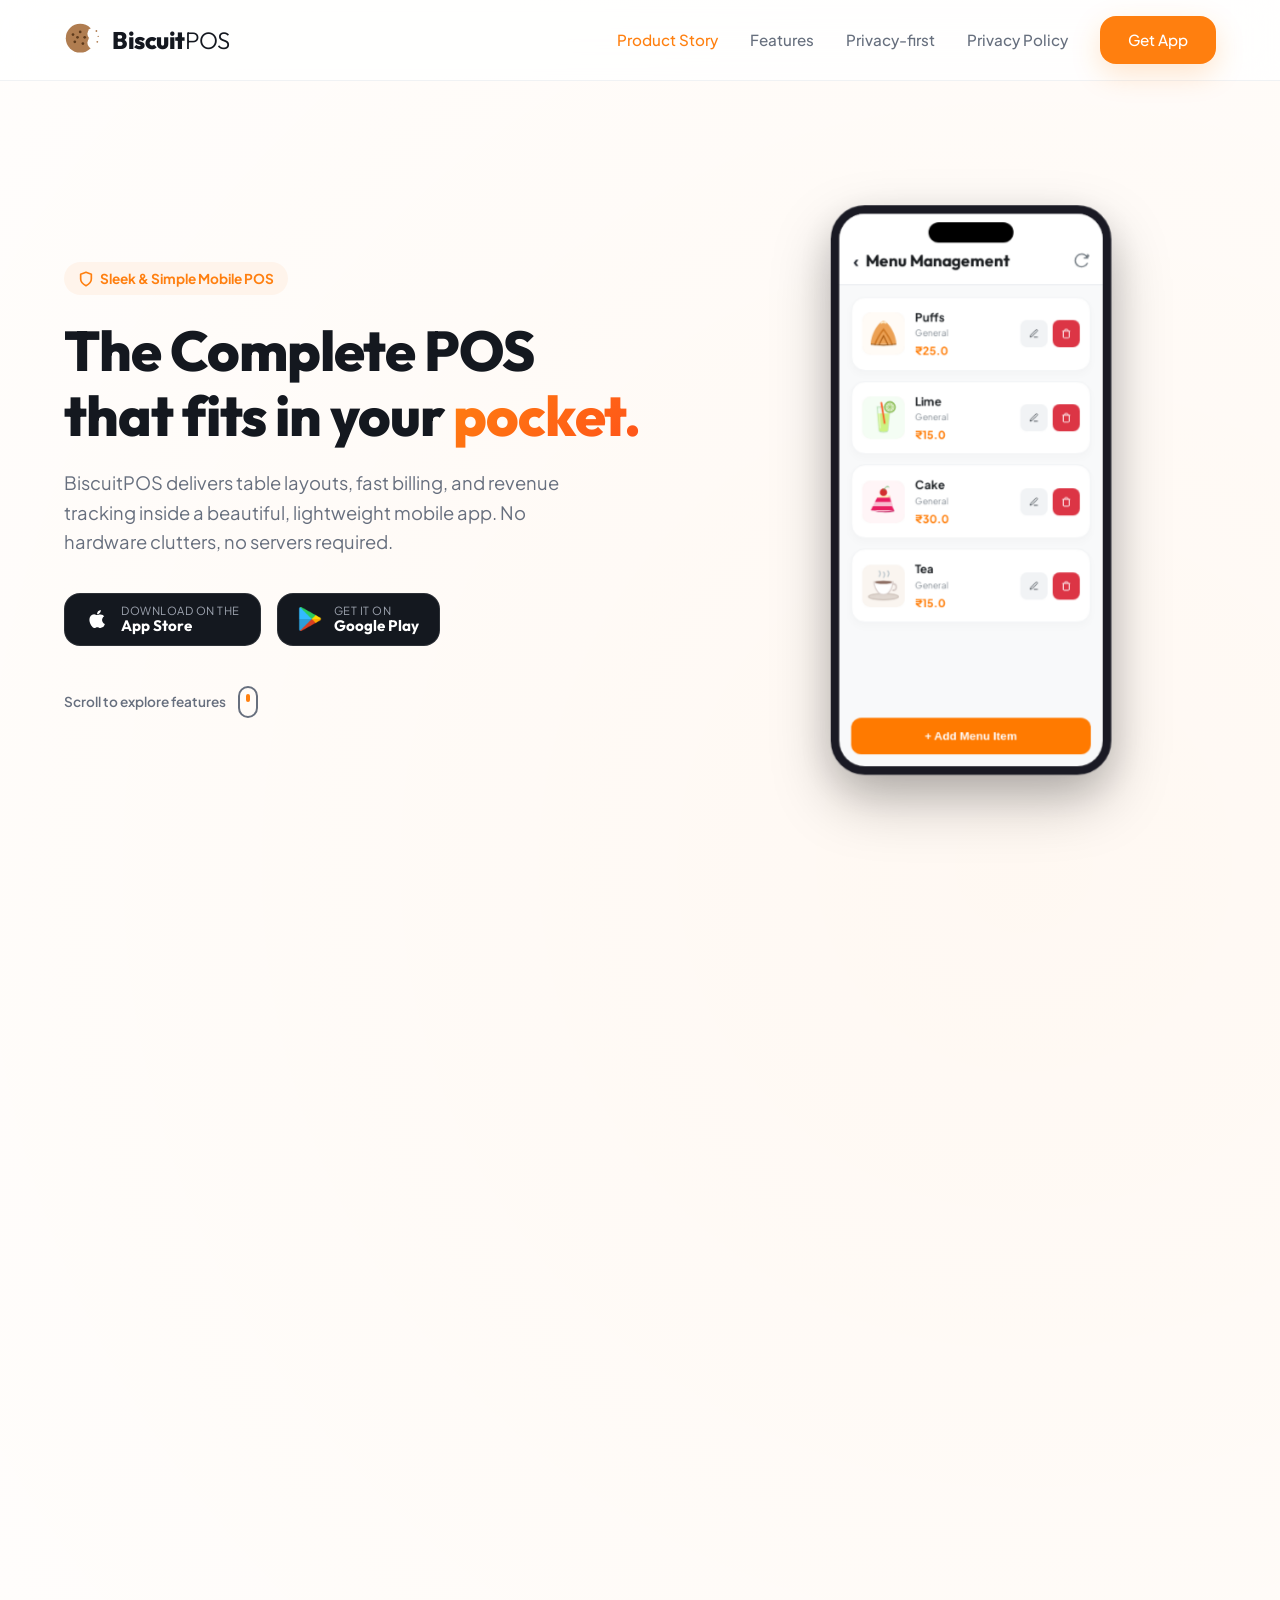
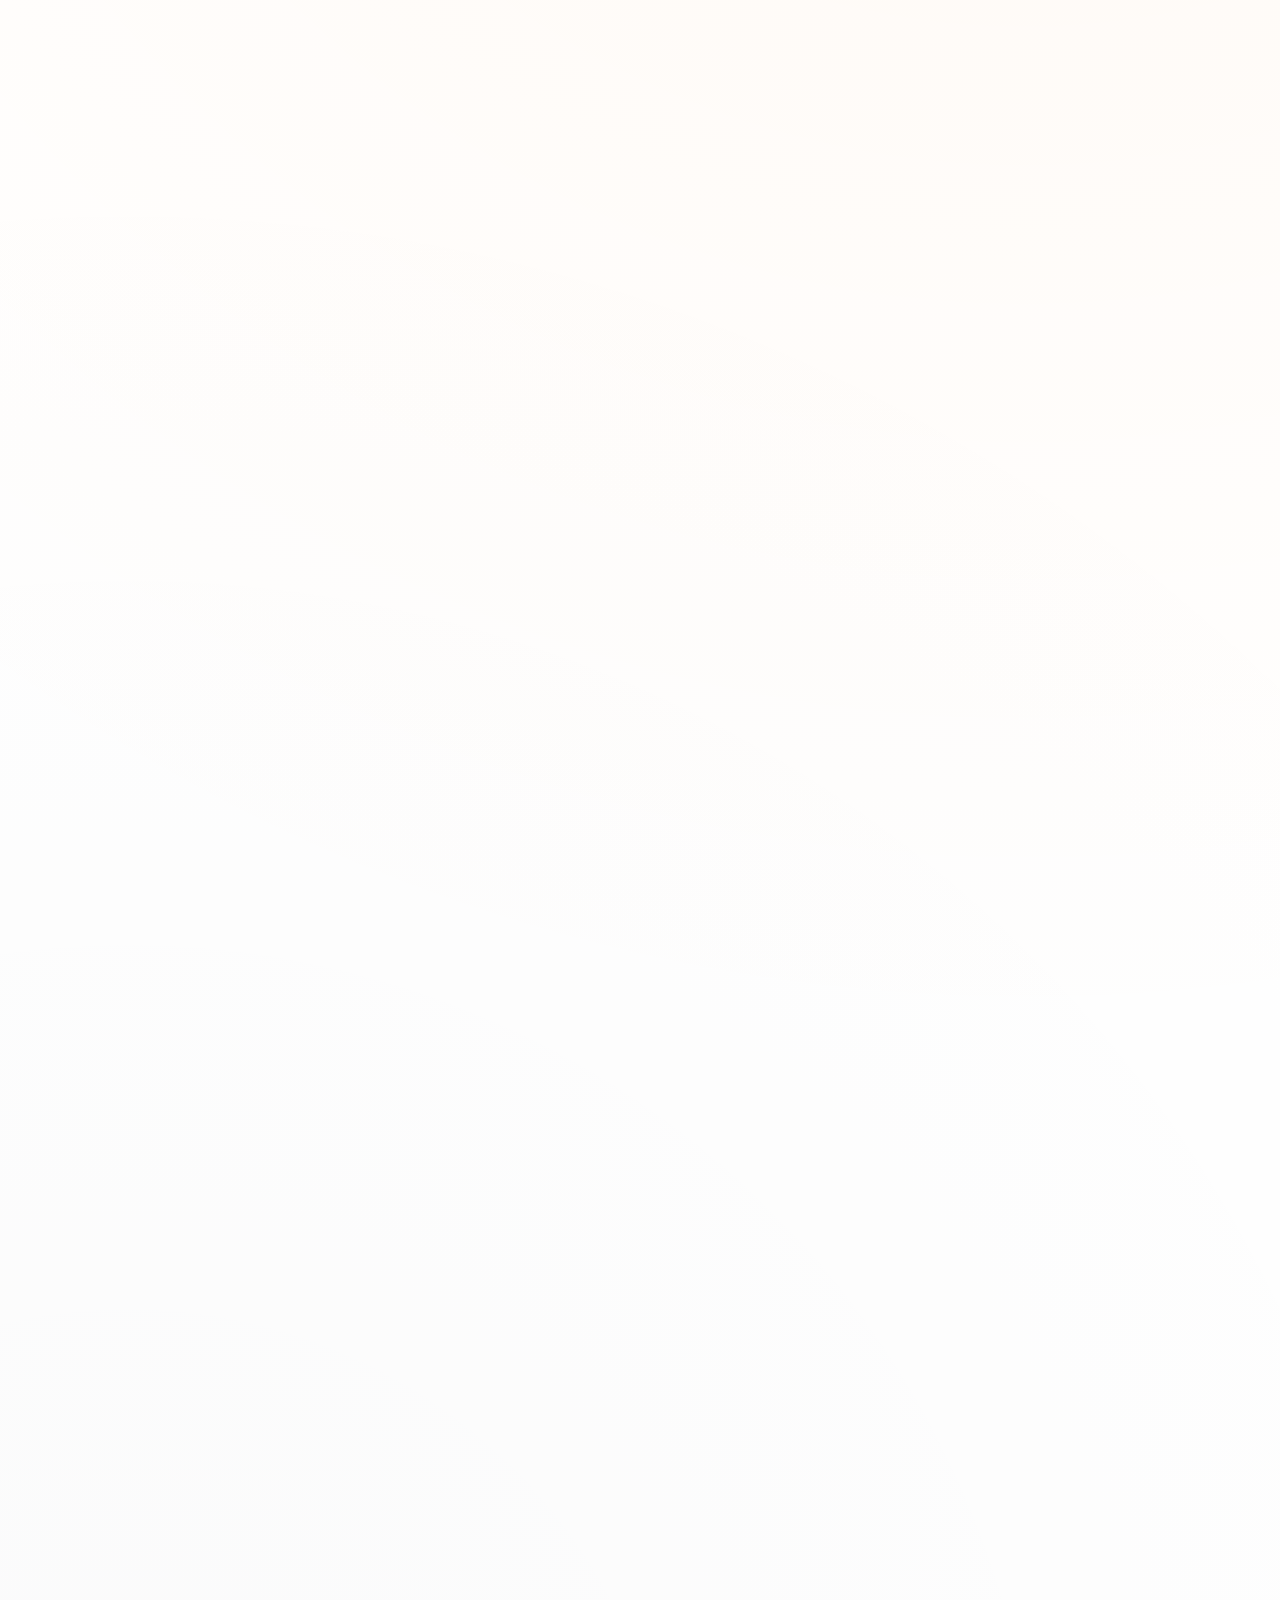
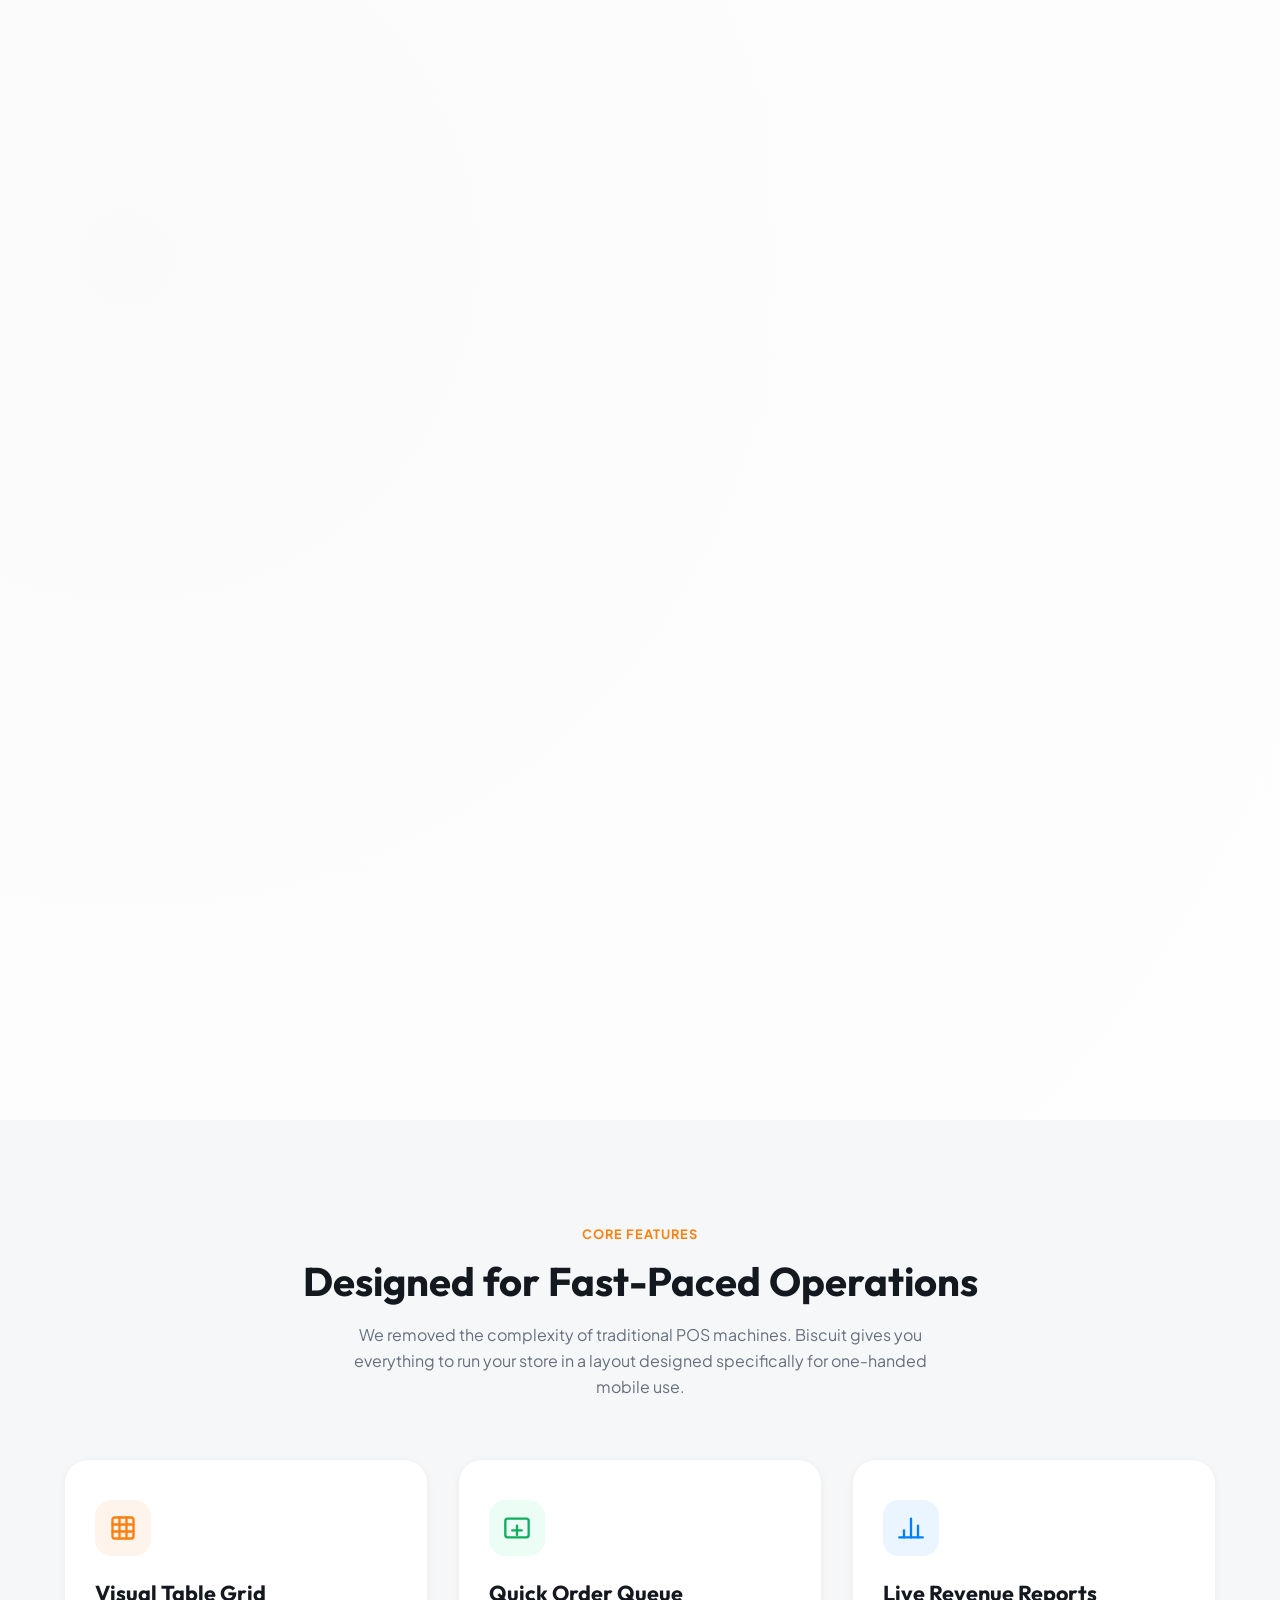
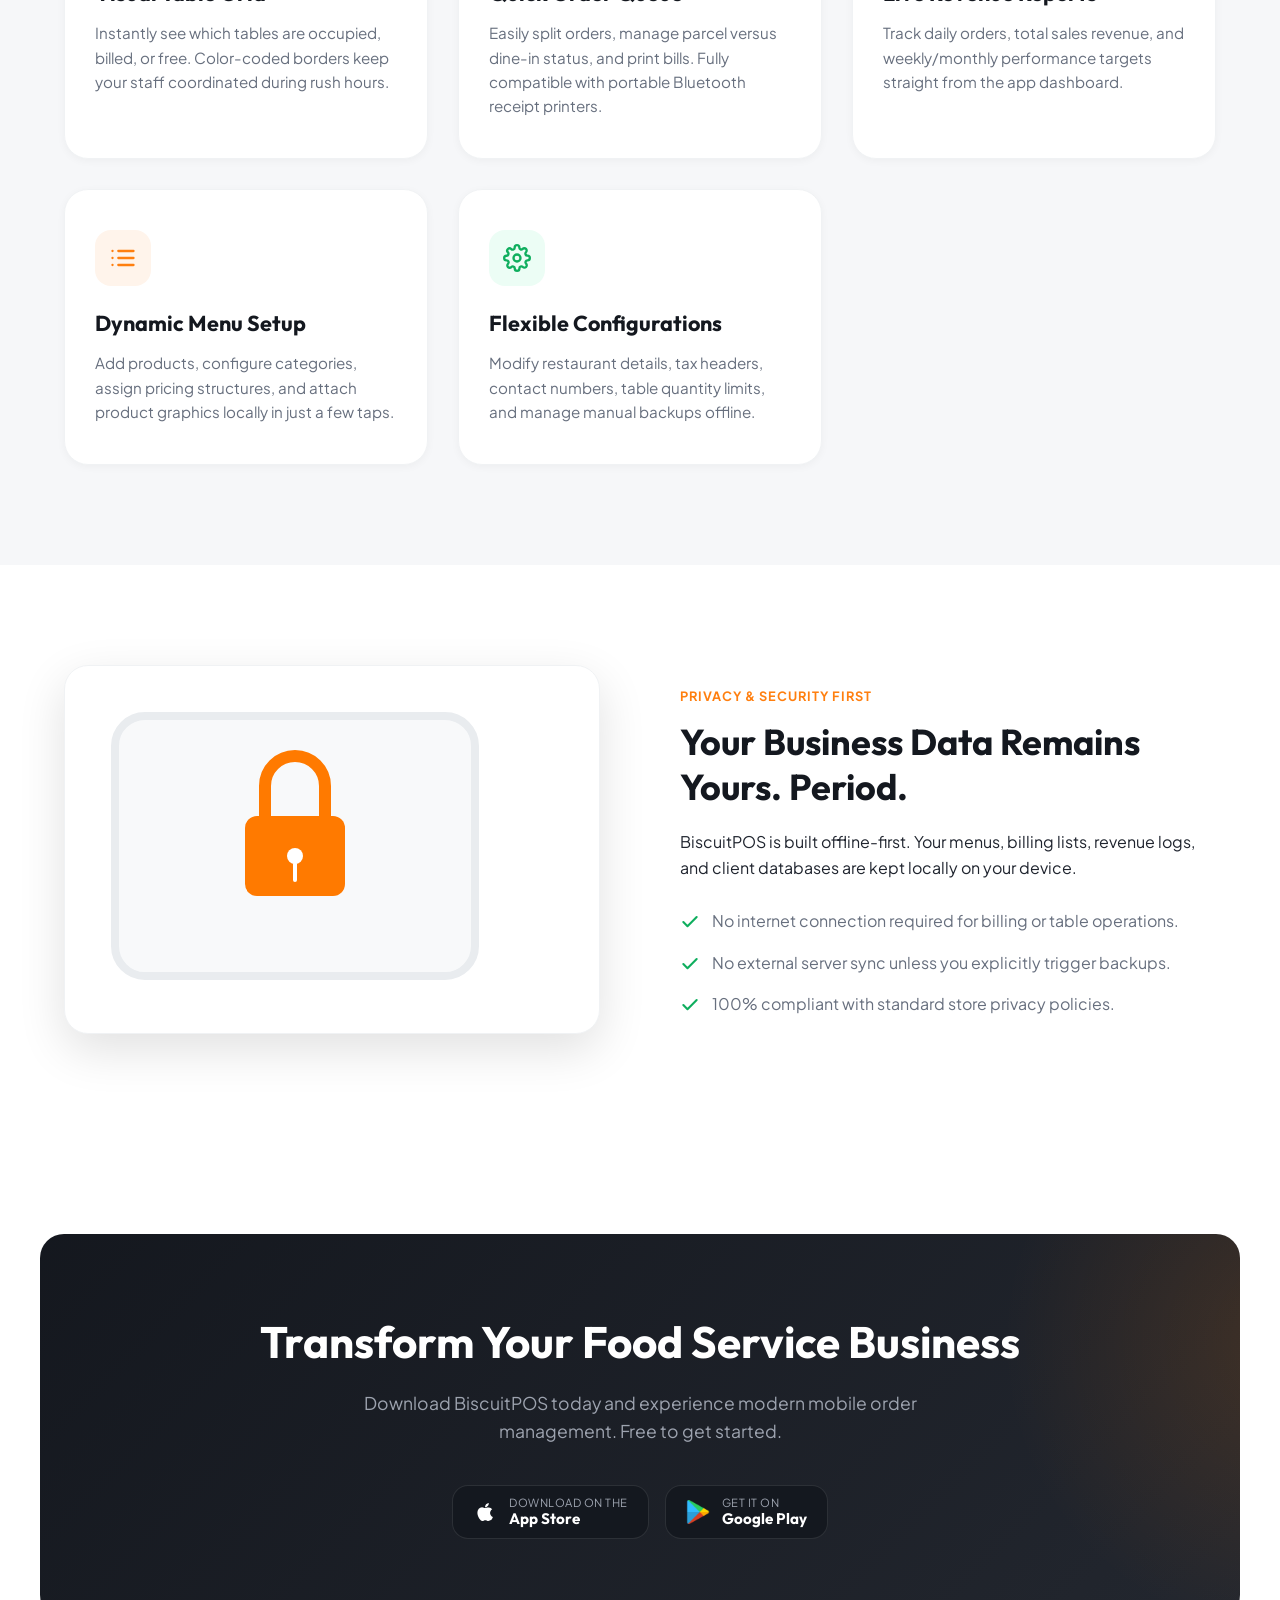
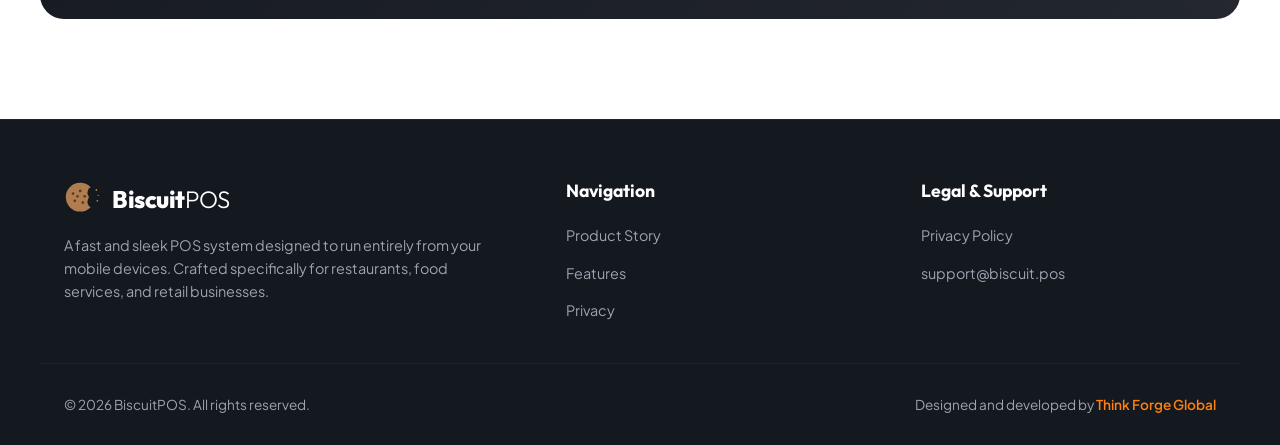
<file: index.html>
<!DOCTYPE html>
<html lang="en">
<head>
  <meta charset="UTF-8">
  <meta name="viewport" content="width=device-width, initial-scale=1.0">
  <title>BiscuitPOS - Mobile POS for Restaurants & Businesses</title>
  <meta name="description" content="Supercharge your bakery, cafe, or restaurant business with BiscuitPOS. Easily manage tables, generate bills, view reports, and handle operations right from your phone.">
  <link rel="icon" type="image/svg+xml" href="data:image/svg+xml,%3Csvg xmlns='http://www.w3.org/2000/svg' viewBox='0 0 40 40'%3E%3Cmask id='m'%3E%3Crect width='40' height='40' fill='white'/%3E%3Ccircle cx='33' cy='13' r='7' fill='black'/%3E%3Ccircle cx='33' cy='23' r='7' fill='black'/%3E%3Ccircle cx='35' cy='18' r='6' fill='black'/%3E%3C/mask%3E%3Ccircle cx='18' cy='18' r='16' fill='%23B07D50' mask='url(%23m)'/%3E%3Ccircle cx='10' cy='14' r='1.5' fill='%235D3A1B'/%3E%3Ccircle cx='12' cy='22' r='1.5' fill='%235D3A1B'/%3E%3Ccircle cx='18' cy='11' r='1.5' fill='%235D3A1B'/%3E%3Ccircle cx='21' cy='24' r='1.5' fill='%235D3A1B'/%3E%3Ccircle cx='23' cy='17' r='1.5' fill='%235D3A1B'/%3E%3Ccircle cx='15' cy='17' r='1.5' fill='%235D3A1B'/%3E%3Ccircle cx='36' cy='10' r='1' fill='%23B07D50'/%3E%3Ccircle cx='37' cy='22' r='1' fill='%23B07D50'/%3E%3Ccircle cx='38' cy='16' r='0.75' fill='%23B07D50'/%3E%3C/svg%3E">
  <link rel="stylesheet" href="styles.css?v=2.4">
</head>
<body>

  <!-- Navigation -->
  <header>
    <div class="container nav-container">
      <a href="#" class="logo">
        <svg class="logo-svg" width="36" height="36" viewBox="0 0 40 40" fill="none" xmlns="http://www.w3.org/2000/svg">
          <mask id="bite-mask-header">
            <rect width="40" height="40" fill="white"/>
            <circle cx="33" cy="13" r="7" fill="black"/>
            <circle cx="33" cy="23" r="7" fill="black"/>
            <circle cx="35" cy="18" r="6" fill="black"/>
          </mask>
          <circle cx="18" cy="18" r="16" fill="#B07D50" mask="url(#bite-mask-header)"/>
          <circle cx="10" cy="14" r="1.5" fill="#5D3A1B"/>
          <circle cx="12" cy="22" r="1.5" fill="#5D3A1B"/>
          <circle cx="18" cy="11" r="1.5" fill="#5D3A1B"/>
          <circle cx="21" cy="24" r="1.5" fill="#5D3A1B"/>
          <circle cx="23" cy="17" r="1.5" fill="#5D3A1B"/>
          <circle cx="15" cy="17" r="1.5" fill="#5D3A1B"/>
          <circle cx="36" cy="10" r="1" fill="#B07D50"/>
          <circle cx="37" cy="22" r="1" fill="#B07D50"/>
          <circle cx="38" cy="16" r="0.75" fill="#B07D50"/>
        </svg>
        <span class="logo-text">Biscuit<span class="logo-pos">POS</span></span>
      </a>
      <ul class="nav-links">
        <li><a href="#scroll-story" class="active">Product Story</a></li>
        <li><a href="#features">Features</a></li>
        <li><a href="#security">Privacy-first</a></li>
        <li><a href="privacy.html">Privacy Policy</a></li>
        <li><a href="#download" class="btn btn-primary btn-sm">Get App</a></li>
      </ul>
      <button class="mobile-menu-btn" aria-label="Toggle Menu">
        <span></span>
        <span></span>
        <span></span>
      </button>
    </div>
  </header>

  <!-- Apple-Style Sticky Scroll Story Container -->
  <section class="scroll-story-container" id="scroll-story">
    <div class="sticky-viewport">
      
      <!-- Hero Section inside Sticky -->
      <div class="hero-sticky-grid">
        <div class="hero-text-content">
          <div class="hero-badge">
            <svg width="16" height="16" viewBox="0 0 24 24" fill="none" stroke="currentColor" stroke-width="2.5" stroke-linecap="round" stroke-linejoin="round"><path d="M12 22s8-4 8-10V5l-8-3-8 3v7c0 6 8 10 8 10z"/></svg>
            Sleek & Simple Mobile POS
          </div>
          <h1 class="hero-title">The Complete POS<br>that fits in your <span>pocket.</span></h1>
          <p class="hero-desc">BiscuitPOS delivers table layouts, fast billing, and revenue tracking inside a beautiful, lightweight mobile app. No hardware clutters, no servers required.</p>
          
          <div class="badge-row">
            <a href="#" class="download-badge">
              <svg viewBox="0 0 24 24">
                <path d="M17.05 20.28c-.98.95-2.05.88-3.08.4-1.09-.5-2.08-.48-3.24 0-1.44.62-2.2.44-3.06-.4C2.79 15.25 3.51 7.59 9.05 7.31c1.35.07 2.29.74 3.08.75.8.01 1.98-.77 3.56-.63 1.6.14 2.81.79 3.53 1.89-3.28 2-2.5 6.47.67 7.79-.67 1.7-1.46 3.4-2.84 3.17zM12.03 7.25c-.15-2.23 1.66-4.07 3.74-4.25.22 2.5-2.11 4.42-3.74 4.25z"/>
              </svg>
              <div class="badge-text">
                <span>Download on the</span>
                <span>App Store</span>
              </div>
            </a>
            <a href="#" class="download-badge">
              <img src="google-play-icon.png" alt="Google Play">
              <div class="badge-text">
                <span>Get it on</span>
                <span>Google Play</span>
              </div>
            </a>
          </div>

          <div class="scroll-indicator-hint">
            <span>Scroll to explore features</span>
            <div class="mouse-icon"><div class="wheel"></div></div>
          </div>
        </div>

        <!-- Mobile Interactive Tabs and Descriptions (Visible on mobile/tablets only) -->
        <div class="mobile-interactive-showcase">
          <div class="mobile-simulator-tabs">
            <button class="mobile-tab-btn active" data-screen="home">Dashboard</button>
            <button class="mobile-tab-btn" data-screen="bills">Tables</button>
            <button class="mobile-tab-btn" data-screen="orders">Orders</button>
            <button class="mobile-tab-btn" data-screen="menu">Menu</button>
            <button class="mobile-tab-btn" data-screen="settings">Settings</button>
          </div>
          <div class="mobile-simulator-desc">
            <div class="mobile-desc-card active" id="mobile-desc-home">
              <span class="callout-tag">Operations Dashboard</span>
              <h3>Overview at a Glance</h3>
              <p>Check sales stats, open bills, and launch new orders instantly from a clean home command board.</p>
            </div>
            <div class="mobile-desc-card" id="mobile-desc-bills">
              <span class="callout-tag">Tables & Billing</span>
              <h3>Visual Table Layout</h3>
              <p>Tap tables to open tickets, split checks, and coordinate seating layouts with zero delays.</p>
            </div>
            <div class="mobile-desc-card" id="mobile-desc-orders">
              <span class="callout-tag">Order Tracking</span>
              <h3>Real-Time Order Queue</h3>
              <p>Track order entries, log custom payment methods, and print bills instantly with built-in Bluetooth thermal printer support.</p>
            </div>
            <div class="mobile-desc-card" id="mobile-desc-menu">
              <span class="callout-tag">Item Management</span>
              <h3>Quick Menu Setup</h3>
              <p>Edit prices, adjust category tagging, and organize food item catalogs dynamically in the palm of your hand.</p>
            </div>
            <div class="mobile-desc-card" id="mobile-desc-settings">
              <span class="callout-tag">Store Configurations</span>
              <h3>Flexible Local Settings</h3>
              <p>Adjust tax headers, set phone contacts, manage table ranges, and handle configurations offline.</p>
            </div>
          </div>
        </div>

        <!-- Centering/Animating Simulator Wrapper -->
        <div class="simulator-wrapper">
          <div class="device-frame">
            <div class="device-notch"></div>
            
            <!-- Screen 1: Home -->
            <div class="app-screen" id="screen-home">
              <div class="app-header">
                <div class="app-title-row">
                  <h3>Restaurant POS</h3>
                  <div class="privacy-toggle">
                    <span>Privacy ON</span>
                    <div class="app-switch active"></div>
                  </div>
                </div>
                <p>Manage your restaurant operations</p>
              </div>
              
              <div class="app-content">
                <div class="app-banner" id="banner-new-bill">
                  <svg viewBox="0 0 24 24" stroke-width="2" stroke-linecap="round" stroke-linejoin="round"><path d="M14 2H6a2 2 0 0 0-2 2v16a2 2 0 0 0 2 2h12a2 2 0 0 0 2-2V8z"></path><polyline points="14 2 14 8 20 8"></polyline><line x1="16" y1="13" x2="8" y2="13"></line><line x1="16" y1="17" x2="8" y2="17"></line><polyline points="10 9 9 9 8 9"></polyline></svg>
                  <span>New Bill</span>
                </div>
                
                <div class="app-banner green" id="banner-menu-management">
                  <svg viewBox="0 0 24 24" stroke-width="2" stroke-linecap="round" stroke-linejoin="round"><line x1="3" y1="12" x2="21" y2="12"></line><line x1="3" y1="6" x2="21" y2="6"></line><line x1="3" y1="18" x2="21" y2="18"></line></svg>
                  <span>Menu Management</span>
                </div>
                
                <div class="app-stats-grid">
                  <div class="app-stat-card">
                    <div class="app-stat-label">Today's Orders</div>
                    <div class="app-stat-value">12</div>
                  </div>
                  <div class="app-stat-card">
                    <div class="app-stat-label">Total Revenue</div>
                    <div class="app-stat-value">₹4,190.00</div>
                  </div>
                  <div class="app-stat-card">
                    <div class="app-stat-label">Weekly Sales</div>
                    <div class="app-stat-value">₹24,500.00</div>
                  </div>
                  <div class="app-stat-card">
                    <div class="app-stat-label">Monthly Sales</div>
                    <div class="app-stat-value">₹98,400.00</div>
                  </div>
                </div>
              </div>
              
              <div class="app-nav">
                <div class="app-nav-item active" data-screen="home">
                  <svg viewBox="0 0 24 24" stroke-width="2" stroke-linecap="round" stroke-linejoin="round"><path d="M3 9l9-7 9 7v11a2 2 0 0 1-2 2H5a2 2 0 0 1-2-2z"></path><polyline points="9 22 9 12 15 12 15 22"></polyline></svg>
                  <span>Home</span>
                </div>
                <div class="app-nav-item" data-screen="bills">
                  <svg viewBox="0 0 24 24" stroke-width="2" stroke-linecap="round" stroke-linejoin="round"><rect x="4" y="2" width="16" height="20" rx="2" ry="2"></rect><line x1="9" y1="22" x2="9" y2="16"></line><line x1="15" y1="22" x2="15" y2="16"></line><line x1="9" y1="16" x2="15" y2="16"></line></svg>
                  <span>Bills</span>
                </div>
                <div class="app-nav-item" data-screen="orders">
                  <div class="badge">1</div>
                  <svg viewBox="0 0 24 24" stroke-width="2" stroke-linecap="round" stroke-linejoin="round"><path d="M14 2H6a2 2 0 0 0-2 2v16a2 2 0 0 0 2 2h12a2 2 0 0 0 2-2V8z"></path><polyline points="14 2 14 8 20 8"></polyline><line x1="16" y1="13" x2="8" y2="13"></line><line x1="16" y1="17" x2="8" y2="17"></line><polyline points="10 9 9 9 8 9"></polyline></svg>
                  <span>Orders</span>
                </div>
                <div class="app-nav-item">
                  <svg viewBox="0 0 24 24" stroke-width="2" stroke-linecap="round" stroke-linejoin="round"><line x1="18" y1="20" x2="18" y2="10"></line><line x1="12" y1="20" x2="12" y2="4"></line><line x1="6" y1="20" x2="6" y2="14"></line></svg>
                  <span>Reports</span>
                </div>
                <div class="app-nav-item" data-screen="settings">
                  <svg viewBox="0 0 24 24" fill="none" stroke="currentColor" stroke-width="2" stroke-linecap="round" stroke-linejoin="round"><circle cx="12" cy="12" r="3"></circle><path d="M19.4 15a1.65 1.65 0 0 0 .33 1.82l.06.06a2 2 0 1 1-2.83 2.83l-.06-.06a1.65 1.65 0 0 0-1.82-.33 1.65 1.65 0 0 0-1 1.51V21a2 2 0 0 1-4 0v-.09A1.65 1.65 0 0 0 9 19.4a1.65 1.65 0 0 0-1.82.33l-.06.06a2 2 0 1 1-2.83-2.83l.06-.06a1.65 1.65 0 0 0 .33-1.82 1.65 1.65 0 0 0-1.51-1H3a2 2 0 0 1 0-4h.09A1.65 1.65 0 0 0 4.6 9a1.65 1.65 0 0 0-.33-1.82l-.06-.06a2 2 0 1 1 2.83-2.83l.06.06a1.65 1.65 0 0 0 1.82.33H9a1.65 1.65 0 0 0 1-1.51V3a2 2 0 0 1 4 0v.09a1.65 1.65 0 0 0 1 1.51 1.65 1.65 0 0 0 1.82-.33l.06-.06a2 2 0 1 1 2.83 2.83l-.06.06a1.65 1.65 0 0 0-.33 1.82V9a1.65 1.65 0 0 0 1.51 1H21a2 2 0 0 1 0 4h-.09a1.65 1.65 0 0 0-1.51 1z"></path></svg>
                  <span>More</span>
                </div>
              </div>
            </div>

            <!-- Screen 2: Bills -->
            <div class="app-screen" id="screen-bills" style="display: none;">
              <div class="app-header">
                <div class="app-title-row">
                  <h3>Bill & Tables</h3>
                  <svg width="18" height="18" viewBox="0 0 24 24" fill="none" stroke="#6c757d" stroke-width="2"><path d="M21.5 2v6h-6M21.34 15.57a10 10 0 1 1-.57-8.38l5.67-5.67"/></svg>
                </div>
              </div>
              
              <div class="app-content">
                <div class="app-tab-bar">
                  <div class="app-tab active">Dine-in</div>
                  <div class="app-tab">Parcel</div>
                </div>
                
                <p style="font-size: 0.8rem; font-weight: 700; color: #495057; margin-bottom: 4px;">Select a table</p>
                
                <div class="table-grid">
                  <div class="table-card">
                    <div class="table-name">Table 1</div>
                    <span class="table-status" style="color: #34a853;">Free</span>
                    <div class="table-action">Tap to start order</div>
                  </div>
                  <div class="table-card billed">
                    <div class="table-name">Table 2</div>
                    <span class="table-status" style="color: #007bff;">Billed</span>
                    <div class="table-bill-info">
                      <span class="table-amount">₹15.00</span>
                      <span class="table-items">1 items</span>
                    </div>
                    <button class="table-pay-btn">Pay Now</button>
                  </div>
                  <div class="table-card">
                    <div class="table-name">Table 3</div>
                    <span class="table-status" style="color: #34a853;">Free</span>
                    <div class="table-action">Tap to start order</div>
                  </div>
                  <div class="table-card">
                    <div class="table-name">Table 4</div>
                    <span class="table-status" style="color: #34a853;">Free</span>
                    <div class="table-action">Tap to start order</div>
                  </div>
                  <div class="table-card">
                    <div class="table-name">Table 5</div>
                    <span class="table-status" style="color: #34a853;">Free</span>
                    <div class="table-action">Tap to start order</div>
                  </div>
                  <div class="table-card">
                    <div class="table-name">Table 6</div>
                    <span class="table-status" style="color: #34a853;">Free</span>
                    <div class="table-action">Tap to start order</div>
                  </div>
                </div>
              </div>
              
              <div class="app-nav">
                <div class="app-nav-item" data-screen="home">
                  <svg viewBox="0 0 24 24" stroke-width="2" stroke-linecap="round" stroke-linejoin="round"><path d="M3 9l9-7 9 7v11a2 2 0 0 1-2 2H5a2 2 0 0 1-2-2z"></path><polyline points="9 22 9 12 15 12 15 22"></polyline></svg>
                  <span>Home</span>
                </div>
                <div class="app-nav-item active" data-screen="bills">
                  <svg viewBox="0 0 24 24" stroke-width="2" stroke-linecap="round" stroke-linejoin="round"><rect x="4" y="2" width="16" height="20" rx="2" ry="2"></rect><line x1="9" y1="22" x2="9" y2="16"></line><line x1="15" y1="22" x2="15" y2="16"></line><line x1="9" y1="16" x2="15" y2="16"></line></svg>
                  <span>Bills</span>
                </div>
                <div class="app-nav-item" data-screen="orders">
                  <div class="badge">1</div>
                  <svg viewBox="0 0 24 24" stroke-width="2" stroke-linecap="round" stroke-linejoin="round"><path d="M14 2H6a2 2 0 0 0-2 2v16a2 2 0 0 0 2 2h12a2 2 0 0 0 2-2V8z"></path><polyline points="14 2 14 8 20 8"></polyline><line x1="16" y1="13" x2="8" y2="13"></line><line x1="16" y1="17" x2="8" y2="17"></line><polyline points="10 9 9 9 8 9"></polyline></svg>
                  <span>Orders</span>
                </div>
                <div class="app-nav-item">
                  <svg viewBox="0 0 24 24" stroke-width="2" stroke-linecap="round" stroke-linejoin="round"><line x1="18" y1="20" x2="18" y2="10"></line><line x1="12" y1="20" x2="12" y2="4"></line><line x1="6" y1="20" x2="6" y2="14"></line></svg>
                  <span>Reports</span>
                </div>
                <div class="app-nav-item" data-screen="settings">
                  <svg viewBox="0 0 24 24" fill="none" stroke="currentColor" stroke-width="2" stroke-linecap="round" stroke-linejoin="round"><circle cx="12" cy="12" r="3"></circle><path d="M19.4 15a1.65 1.65 0 0 0 .33 1.82l.06.06a2 2 0 1 1-2.83 2.83l-.06-.06a1.65 1.65 0 0 0-1.82-.33 1.65 1.65 0 0 0-1 1.51V21a2 2 0 0 1-4 0v-.09A1.65 1.65 0 0 0 9 19.4a1.65 1.65 0 0 0-1.82.33l-.06.06a2 2 0 1 1-2.83-2.83l.06-.06a1.65 1.65 0 0 0 .33-1.82 1.65 1.65 0 0 0-1.51-1H3a2 2 0 0 1 0-4h.09A1.65 1.65 0 0 0 4.6 9a1.65 1.65 0 0 0-.33-1.82l-.06-.06a2 2 0 1 1 2.83-2.83l.06.06a1.65 1.65 0 0 0 1.82.33H9a1.65 1.65 0 0 0 1-1.51V3a2 2 0 0 1 4 0v.09a1.65 1.65 0 0 0 1 1.51 1.65 1.65 0 0 0 1.82-.33l.06-.06a2 2 0 1 1 2.83 2.83l-.06.06a1.65 1.65 0 0 0-.33 1.82V9a1.65 1.65 0 0 0 1.51 1H21a2 2 0 0 1 0 4h-.09a1.65 1.65 0 0 0-1.51 1z"></path></svg>
                  <span>More</span>
                </div>
              </div>
            </div>

            <!-- Screen 3: Orders -->
            <div class="app-screen" id="screen-orders" style="display: none;">
              <div class="app-header">
                <div class="app-title-row">
                  <h3>Order History</h3>
                </div>
              </div>
              
              <div class="app-content">
                <div class="app-tab-bar">
                  <div class="app-tab active">All</div>
                  <div class="app-tab">Dine-in</div>
                  <div class="app-tab">Parcel</div>
                </div>
                <div class="app-tab-bar app-tab-sub">
                  <div class="app-tab active">Pending (1)</div>
                  <div class="app-tab">Paid</div>
                  <div class="app-tab">All</div>
                </div>
                
                <div class="order-card">
                  <div class="order-header">
                    <span class="order-id">ORD-1778940412</span>
                    <div class="order-meta">
                      <span class="order-table-badge">T2</span>
                      <span class="order-status-badge">Pending</span>
                    </div>
                  </div>
                  <div class="order-time">5/16/2026 7:36:51 PM &nbsp;🔒 Locked</div>
                  <div class="order-items">
                    <span>Tea x1</span>
                    <span>₹15</span>
                  </div>
                  <div class="order-footer">
                    <span class="order-total">Total: ₹15.00</span>
                    <span class="order-paid-status">Paid ₹0.00 / ₹15.00</span>
                  </div>
                  <div class="order-actions">
                    <button class="app-btn-sm print">
                      <svg width="12" height="12" viewBox="0 0 24 24" fill="none" stroke="currentColor" stroke-width="2"><polyline points="6 9 6 2 18 2 18 9"></polyline><path d="M6 18H4a2 2 0 0 1-2-2v-5a2 2 0 0 1 2-2h16a2 2 0 0 1 2 2v5a2 2 0 0 1-2 2h-2"></path><rect x="6" y="14" width="12" height="8"></rect></svg>
                      Print
                    </button>
                    <button class="app-btn-sm pay">Record Payment</button>
                  </div>
                </div>
              </div>
              
              <div class="app-nav">
                <div class="app-nav-item" data-screen="home">
                  <svg viewBox="0 0 24 24" stroke-width="2" stroke-linecap="round" stroke-linejoin="round"><path d="M3 9l9-7 9 7v11a2 2 0 0 1-2 2H5a2 2 0 0 1-2-2z"></path><polyline points="9 22 9 12 15 12 15 22"></polyline></svg>
                  <span>Home</span>
                </div>
                <div class="app-nav-item" data-screen="bills">
                  <svg viewBox="0 0 24 24" stroke-width="2" stroke-linecap="round" stroke-linejoin="round"><rect x="4" y="2" width="16" height="20" rx="2" ry="2"></rect><line x1="9" y1="22" x2="9" y2="16"></line><line x1="15" y1="22" x2="15" y2="16"></line><line x1="9" y1="16" x2="15" y2="16"></line></svg>
                  <span>Bills</span>
                </div>
                <div class="app-nav-item active" data-screen="orders">
                  <div class="badge">1</div>
                  <svg viewBox="0 0 24 24" stroke-width="2" stroke-linecap="round" stroke-linejoin="round"><path d="M14 2H6a2 2 0 0 0-2 2v16a2 2 0 0 0 2 2h12a2 2 0 0 0 2-2V8z"></path><polyline points="14 2 14 8 20 8"></polyline><line x1="16" y1="13" x2="8" y2="13"></line><line x1="16" y1="17" x2="8" y2="17"></line><polyline points="10 9 9 9 8 9"></polyline></svg>
                  <span>Orders</span>
                </div>
                <div class="app-nav-item">
                  <svg viewBox="0 0 24 24" stroke-width="2" stroke-linecap="round" stroke-linejoin="round"><line x1="18" y1="20" x2="18" y2="10"></line><line x1="12" y1="20" x2="12" y2="4"></line><line x1="6" y1="20" x2="6" y2="14"></line></svg>
                  <span>Reports</span>
                </div>
                <div class="app-nav-item" data-screen="settings">
                  <svg viewBox="0 0 24 24" fill="none" stroke="currentColor" stroke-width="2" stroke-linecap="round" stroke-linejoin="round"><circle cx="12" cy="12" r="3"></circle><path d="M19.4 15a1.65 1.65 0 0 0 .33 1.82l.06.06a2 2 0 1 1-2.83 2.83l-.06-.06a1.65 1.65 0 0 0-1.82-.33 1.65 1.65 0 0 0-1 1.51V21a2 2 0 0 1-4 0v-.09A1.65 1.65 0 0 0 9 19.4a1.65 1.65 0 0 0-1.82.33l-.06.06a2 2 0 1 1-2.83-2.83l.06-.06a1.65 1.65 0 0 0 .33-1.82 1.65 1.65 0 0 0-1.51-1H3a2 2 0 0 1 0-4h.09A1.65 1.65 0 0 0 4.6 9a1.65 1.65 0 0 0-.33-1.82l-.06-.06a2 2 0 1 1 2.83-2.83l.06.06a1.65 1.65 0 0 0 1.82.33H9a1.65 1.65 0 0 0 1-1.51V3a2 2 0 0 1 4 0v.09a1.65 1.65 0 0 0 1 1.51 1.65 1.65 0 0 0 1.82-.33l.06-.06a2 2 0 1 1 2.83 2.83l-.06.06a1.65 1.65 0 0 0-.33 1.82V9a1.65 1.65 0 0 0 1.51 1H21a2 2 0 0 1 0 4h-.09a1.65 1.65 0 0 0-1.51 1z"></path></svg>
                  <span>More</span>
                </div>
              </div>
            </div>

            <!-- Screen 4: Menu Management -->
            <div class="app-screen" id="screen-menu" style="display: none;">
              <div class="app-header">
                <div class="app-title-row">
                  <div style="display: flex; align-items: center; gap: 8px;">
                    <span class="app-back-arrow" style="cursor: pointer; font-size: 1.2rem; font-weight: bold;">&lsaquo;</span>
                    <h3>Menu Management</h3>
                  </div>
                  <svg width="18" height="18" viewBox="0 0 24 24" fill="none" stroke="#6c757d" stroke-width="2"><path d="M21.5 2v6h-6M21.34 15.57a10 10 0 1 1-.57-8.38l5.67-5.67"/></svg>
                </div>
              </div>
              
              <div class="app-content">
                <div class="app-menu-list">
                  <div class="app-menu-item">
                    <div class="app-menu-img">
                      <svg viewBox="0 0 40 40">
                        <rect width="40" height="40" fill="#FFFBF6" rx="8"/>
                        <path d="M 8 30 C 8 22, 14 10, 20 8 C 26 10, 32 22, 32 30 Z" fill="#ECA154"/>
                        <path d="M 12 30 C 14 24, 20 16, 20 16 C 20 16, 26 24, 28 30" stroke="#CD7622" stroke-width="1.5" fill="none" stroke-linecap="round"/>
                        <path d="M 16 30 C 18 26, 20 22, 20 22 C 20 22, 22 26, 24 30" stroke="#A7570D" stroke-width="1" fill="none" stroke-linecap="round"/>
                        <path d="M 18 10 C 20 9, 21 9, 22 10" stroke="#FFF0D0" stroke-width="1.5" stroke-linecap="round" fill="none"/>
                        <path d="M 8 30 C 15 31, 25 31, 32 30" stroke="#8A4807" stroke-width="1" fill="none"/>
                      </svg>
                    </div>
                    <div class="app-menu-info">
                      <div class="app-menu-name">Puffs</div>
                      <div class="app-menu-cat">General</div>
                      <div class="app-menu-price">₹25.0</div>
                    </div>
                    <div class="app-menu-actions">
                      <button class="app-action-btn edit">
                        <svg width="12" height="12" viewBox="0 0 24 24" fill="none" stroke="currentColor" stroke-width="2"><path d="M12 20h9"></path><path d="M16.5 3.5a2.121 2.121 0 0 1 3 3L7 19l-4 1 1-4L16.5 3.5z"></path></svg>
                      </button>
                      <button class="app-action-btn delete">
                        <svg width="12" height="12" viewBox="0 0 24 24" fill="none" stroke="currentColor" stroke-width="2"><polyline points="3 6 5 6 21 6"></polyline><path d="M19 6v14a2 2 0 0 1-2 2H7a2 2 0 0 1-2-2V6m3 0V4a2 2 0 0 1 2-2h4a2 2 0 0 1 2 2v2"></path></svg>
                      </button>
                    </div>
                  </div>
                  
                  <div class="app-menu-item">
                    <div class="app-menu-img">
                      <svg viewBox="0 0 40 40">
                        <rect width="40" height="40" fill="#F4FDF4" rx="8"/>
                        <path d="M 14 10 L 16 32 C 16 34, 24 34, 24 32 L 26 10 Z" fill="#E1F7E1" opacity="0.6" stroke="#9AD39A" stroke-width="1"/>
                        <path d="M 14.5 16 L 16 32 C 16 33.5, 24 33.5, 24 32 L 25.5 16 Z" fill="#CCF281"/>
                        <circle cx="26" cy="10" r="5" fill="#8BC34A" stroke="#7CB342" stroke-width="1"/>
                        <circle cx="26" cy="10" r="4.2" fill="#DCEDC8"/>
                        <path d="M 26 10 L 26 6.5 M 26 10 L 26 13.5 M 26 10 L 22.5 10 M 26 10 L 29.5 10 M 26 10 L 23.5 7.5 M 26 10 L 28.5 12.5 M 26 10 L 23.5 12.5 M 26 10 L 28.5 7.5" stroke="#8BC34A" stroke-width="0.5"/>
                        <line x1="18" y1="6" x2="21" y2="25" stroke="#FF5722" stroke-width="1.5" stroke-linecap="round"/>
                        <path d="M 15.5 12 L 17 30" stroke="#FFFFFF" stroke-width="0.75" opacity="0.8"/>
                      </svg>
                    </div>
                    <div class="app-menu-info">
                      <div class="app-menu-name">Lime</div>
                      <div class="app-menu-cat">General</div>
                      <div class="app-menu-price">₹15.0</div>
                    </div>
                    <div class="app-menu-actions">
                      <button class="app-action-btn edit">
                        <svg width="12" height="12" viewBox="0 0 24 24" fill="none" stroke="currentColor" stroke-width="2"><path d="M12 20h9"></path><path d="M16.5 3.5a2.121 2.121 0 0 1 3 3L7 19l-4 1 1-4L16.5 3.5z"></path></svg>
                      </button>
                      <button class="app-action-btn delete">
                        <svg width="12" height="12" viewBox="0 0 24 24" fill="none" stroke="currentColor" stroke-width="2"><polyline points="3 6 5 6 21 6"></polyline><path d="M19 6v14a2 2 0 0 1-2 2H7a2 2 0 0 1-2-2V6m3 0V4a2 2 0 0 1 2-2h4a2 2 0 0 1 2 2v2"></path></svg>
                      </button>
                    </div>
                  </div>

                  <div class="app-menu-item">
                    <div class="app-menu-img">
                      <svg viewBox="0 0 40 40">
                        <rect width="40" height="40" fill="#FFF5F7" rx="8"/>
                        <path d="M 8 28 L 30 28 L 26 14 Z" fill="#F8BBD0"/>
                        <path d="M 8 28 L 30 28 L 28 24 L 10 24 Z" fill="#E91E63"/>
                        <path d="M 10 24 L 28 24 L 27 20 L 12 20 Z" fill="#F8BBD0"/>
                        <path d="M 12 20 L 27 20 L 26 16 L 14 16 Z" fill="#E91E63"/>
                        <path d="M 14 16 L 26 16 L 26 14 Q 20 12 14 16 Z" fill="#FFEB3B" opacity="0.3"/>
                        <path d="M 8 28 Q 20 30 30 28 L 30 29 Q 20 31 8 28 Z" fill="#C2185B"/>
                        <circle cx="20" cy="11" r="3.5" fill="#D32F2F"/>
                        <path d="M 20 9 Q 23 4 25 6" stroke="#4CAF50" stroke-width="0.75" fill="none" stroke-linecap="round"/>
                      </svg>
                    </div>
                    <div class="app-menu-info">
                      <div class="app-menu-name">Cake</div>
                      <div class="app-menu-cat">General</div>
                      <div class="app-menu-price">₹30.0</div>
                    </div>
                    <div class="app-menu-actions">
                      <button class="app-action-btn edit">
                        <svg width="12" height="12" viewBox="0 0 24 24" fill="none" stroke="currentColor" stroke-width="2"><path d="M12 20h9"></path><path d="M16.5 3.5a2.121 2.121 0 0 1 3 3L7 19l-4 1 1-4L16.5 3.5z"></path></svg>
                      </button>
                      <button class="app-action-btn delete">
                        <svg width="12" height="12" viewBox="0 0 24 24" fill="none" stroke="currentColor" stroke-width="2"><polyline points="3 6 5 6 21 6"></polyline><path d="M19 6v14a2 2 0 0 1-2 2H7a2 2 0 0 1-2-2V6m3 0V4a2 2 0 0 1 2-2h4a2 2 0 0 1 2 2v2"></path></svg>
                      </button>
                    </div>
                  </div>

                  <div class="app-menu-item">
                    <div class="app-menu-img">
                      <svg viewBox="0 0 40 40">
                        <rect width="40" height="40" fill="#FAF5F0" rx="8"/>
                        <ellipse cx="20" cy="30" rx="14" ry="3" fill="#E0D7D0" stroke="#CBBFB7" stroke-width="1"/>
                        <path d="M 11 16 L 29 16 C 29 16, 28 28, 20 28 C 12 28, 11 16, 11 16 Z" fill="#FFFFFF" stroke="#D7CCC8" stroke-width="1"/>
                        <path d="M 29 18 C 33 18, 33 24, 29 24" stroke="#D7CCC8" stroke-width="1.5" fill="none" stroke-linecap="round"/>
                        <ellipse cx="20" cy="16.5" rx="8" ry="1.5" fill="#8D6E63"/>
                        <path d="M 16 11 Q 18 8 16 6" stroke="#B0BEC5" stroke-width="1" fill="none" stroke-linecap="round"/>
                        <path d="M 20 12 Q 22 9 20 7" stroke="#B0BEC5" stroke-width="1" fill="none" stroke-linecap="round"/>
                        <path d="M 24 11 Q 26 8 24 6" stroke="#B0BEC5" stroke-width="1" fill="none" stroke-linecap="round"/>
                      </svg>
                    </div>
                    <div class="app-menu-info">
                      <div class="app-menu-name">Tea</div>
                      <div class="app-menu-cat">General</div>
                      <div class="app-menu-price">₹15.0</div>
                    </div>
                    <div class="app-menu-actions">
                      <button class="app-action-btn edit">
                        <svg width="12" height="12" viewBox="0 0 24 24" fill="none" stroke="currentColor" stroke-width="2"><path d="M12 20h9"></path><path d="M16.5 3.5a2.121 2.121 0 0 1 3 3L7 19l-4 1 1-4L16.5 3.5z"></path></svg>
                      </button>
                      <button class="app-action-btn delete">
                        <svg width="12" height="12" viewBox="0 0 24 24" fill="none" stroke="currentColor" stroke-width="2"><polyline points="3 6 5 6 21 6"></polyline><path d="M19 6v14a2 2 0 0 1-2 2H7a2 2 0 0 1-2-2V6m3 0V4a2 2 0 0 1 2-2h4a2 2 0 0 1 2 2v2"></path></svg>
                      </button>
                    </div>
                  </div>
                </div>
                
                <button class="app-btn-large">+ Add Menu Item</button>
              </div>
            </div>

            <!-- Screen 5: Settings -->
            <div class="app-screen" id="screen-settings" style="display: none;">
              <div class="app-header">
                <div class="app-title-row">
                  <h3>Settings</h3>
                  <svg width="18" height="18" viewBox="0 0 24 24" fill="none" stroke="#6c757d" stroke-width="2"><path d="M21.5 2v6h-6M21.34 15.57a10 10 0 1 1-.57-8.38l5.67-5.67"/></svg>
                </div>
              </div>
              
              <div class="app-content" style="padding: 10px;">
                <div class="app-settings-card">
                  <div class="app-settings-header">
                    <svg viewBox="0 0 24 24" fill="none" stroke="currentColor" stroke-width="2" stroke-linecap="round" stroke-linejoin="round"><path d="M3 9l9-7 9 7v11a2 2 0 0 1-2 2H5a2 2 0 0 1-2-2z"></path></svg>
                    Restaurant Information
                  </div>
                  
                  <div class="app-form-group">
                    <label>Restaurant Name</label>
                    <input type="text" class="app-input" value="Tea Point POS">
                  </div>
                  
                  <div class="app-form-group">
                    <label>Address</label>
                    <input type="text" class="app-input" value="12 b">
                  </div>

                  <div class="app-form-group">
                    <label>Phone</label>
                    <input type="text" class="app-input" value="+91 98765 43210">
                  </div>

                  <div class="app-form-group">
                    <label>Email</label>
                    <input type="text" class="app-input" value="store@teapointpos.com">
                  </div>

                  <div class="app-form-group">
                    <label># FSSAI Number (Optional)</label>
                    <input type="text" class="app-input" placeholder="Enter FSSAI license number">
                  </div>
                  
                  <button class="app-btn-large" style="margin-top: 8px; width: 100%;">Save</button>
                </div>
                
                <div class="app-settings-card" style="padding: 12px 16px;">
                  <div class="app-settings-header" style="margin-bottom: 6px;">
                    <svg viewBox="0 0 24 24" fill="none" stroke="currentColor" stroke-width="2" stroke-linecap="round" stroke-linejoin="round"><rect x="4" y="2" width="16" height="20" rx="2" ry="2"></rect><line x1="9" y1="18" x2="15" y2="18"></line></svg>
                    Table Management
                  </div>
                  <p style="font-size: 0.65rem; color: #868e96; line-height: 1.4;">Set 0 to disable Dine-in. Maximum 10 tables.</p>
                </div>

                <div class="app-btn-logout">Logout</div>
              </div>
              
              <div class="app-nav">
                <div class="app-nav-item" data-screen="home">
                  <svg viewBox="0 0 24 24" stroke-width="2" stroke-linecap="round" stroke-linejoin="round"><path d="M3 9l9-7 9 7v11a2 2 0 0 1-2 2H5a2 2 0 0 1-2-2z"></path><polyline points="9 22 9 12 15 12 15 22"></polyline></svg>
                  <span>Home</span>
                </div>
                <div class="app-nav-item" data-screen="bills">
                  <svg viewBox="0 0 24 24" stroke-width="2" stroke-linecap="round" stroke-linejoin="round"><rect x="4" y="2" width="16" height="20" rx="2" ry="2"></rect><line x1="9" y1="22" x2="9" y2="16"></line><line x1="15" y1="22" x2="15" y2="16"></line><line x1="9" y1="16" x2="15" y2="16"></line></svg>
                  <span>Bills</span>
                </div>
                <div class="app-nav-item" data-screen="orders">
                  <div class="badge">1</div>
                  <svg viewBox="0 0 24 24" stroke-width="2" stroke-linecap="round" stroke-linejoin="round"><path d="M14 2H6a2 2 0 0 0-2 2v16a2 2 0 0 0 2 2h12a2 2 0 0 0 2-2V8z"></path><polyline points="14 2 14 8 20 8"></polyline><line x1="16" y1="13" x2="8" y2="13"></line><line x1="16" y1="17" x2="8" y2="17"></line><polyline points="10 9 9 9 8 9"></polyline></svg>
                  <span>Orders</span>
                </div>
                <div class="app-nav-item">
                  <svg viewBox="0 0 24 24" stroke-width="2" stroke-linecap="round" stroke-linejoin="round"><line x1="18" y1="20" x2="18" y2="10"></line><line x1="12" y1="20" x2="12" y2="4"></line><line x1="6" y1="20" x2="6" y2="14"></line></svg>
                  <span>Reports</span>
                </div>
                <div class="app-nav-item active" data-screen="settings">
                  <svg viewBox="0 0 24 24" fill="none" stroke="currentColor" stroke-width="2" stroke-linecap="round" stroke-linejoin="round"><circle cx="12" cy="12" r="3"></circle><path d="M19.4 15a1.65 1.65 0 0 0 .33 1.82l.06.06a2 2 0 1 1-2.83 2.83l-.06-.06a1.65 1.65 0 0 0-1.82-.33 1.65 1.65 0 0 0-1 1.51V21a2 2 0 0 1-4 0v-.09A1.65 1.65 0 0 0 9 19.4a1.65 1.65 0 0 0-1.82.33l-.06.06a2 2 0 1 1-2.83-2.83l.06-.06a1.65 1.65 0 0 0 .33-1.82 1.65 1.65 0 0 0-1.51-1H3a2 2 0 0 1 0-4h.09A1.65 1.65 0 0 0 4.6 9a1.65 1.65 0 0 0-.33-1.82l-.06-.06a2 2 0 1 1 2.83-2.83l.06.06a1.65 1.65 0 0 0 1.82.33H9a1.65 1.65 0 0 0 1-1.51V3a2 2 0 0 1 4 0v.09a1.65 1.65 0 0 0 1 1.51 1.65 1.65 0 0 0 1.82-.33l.06-.06a2 2 0 1 1 2.83 2.83l-.06.06a1.65 1.65 0 0 0-.33 1.82V9a1.65 1.65 0 0 0 1.51 1H21a2 2 0 0 1 0 4h-.09a1.65 1.65 0 0 0-1.51 1z"></path></svg>
                  <span>More</span>
                </div>
              </div>
            </div>

          </div>

          <!-- Dynamic Callouts centered around phone during scroll -->
          <div class="scroll-callouts-container">
            <div class="scroll-callout" id="callout-home">
              <span class="callout-tag">Operations Dashboard</span>
              <h3>Overview at a Glance</h3>
              <p>Check sales stats, open bills, and launch new orders instantly from a clean home command board.</p>
            </div>
            <div class="scroll-callout" id="callout-bills">
              <span class="callout-tag">Tables & Billing</span>
              <h3>Visual Table Layout</h3>
              <p>Tap tables to open tickets, split checks, and coordinate seating layouts with zero delays.</p>
            </div>
            <div class="scroll-callout" id="callout-orders">
              <span class="callout-tag">Order Tracking</span>
              <h3>Real-Time Order Queue</h3>
              <p>Track order entries, log custom payment methods, and print bills instantly with built-in Bluetooth thermal printer support.</p>
            </div>
            <div class="scroll-callout" id="callout-menu">
              <span class="callout-tag">Item Management</span>
              <h3>Quick Menu Setup</h3>
              <p>Edit prices, adjust category tagging, and organize food item catalogs dynamically in the palm of your hand.</p>
            </div>
            <div class="scroll-callout" id="callout-settings">
              <span class="callout-tag">Store Configurations</span>
              <h3>Flexible Local Settings</h3>
              <p>Adjust tax headers, set phone contacts, manage table ranges, and handle configurations offline.</p>
            </div>
          </div>
        </div>

      </div>

    </div>
  </section>

  <!-- Features Grid -->
  <section class="section features" id="features">
    <div class="container">
      <div class="text-center">
        <span class="section-tag">Core Features</span>
        <h2 class="section-title">Designed for Fast-Paced Operations</h2>
        <p class="section-desc">We removed the complexity of traditional POS machines. Biscuit gives you everything to run your store in a layout designed specifically for one-handed mobile use.</p>
      </div>

      <div class="features-grid">
        <div class="feature-card">
          <div class="feature-icon-wrapper">
            <svg viewBox="0 0 24 24" fill="none" stroke="currentColor" stroke-width="2" stroke-linecap="round" stroke-linejoin="round"><rect x="3" y="3" width="18" height="18" rx="2" ry="2"></rect><line x1="9" y1="3" x2="9" y2="21"></line><line x1="15" y1="3" x2="15" y2="21"></line><line x1="3" y1="9" x2="21" y2="9"></line><line x1="3" y1="15" x2="21" y2="15"></line></svg>
          </div>
          <h3>Visual Table Grid</h3>
          <p>Instantly see which tables are occupied, billed, or free. Color-coded borders keep your staff coordinated during rush hours.</p>
        </div>

        <div class="feature-card success">
          <div class="feature-icon-wrapper">
            <svg viewBox="0 0 24 24" fill="none" stroke="currentColor" stroke-width="2" stroke-linecap="round" stroke-linejoin="round"><rect x="2" y="4" width="20" height="16" rx="2"></rect><line x1="12" y1="10" x2="12" y2="18"></line><line x1="8" y1="14" x2="16" y2="14"></line></svg>
          </div>
          <h3>Quick Order Queue</h3>
          <p>Easily split orders, manage parcel versus dine-in status, and print bills. Fully compatible with portable Bluetooth receipt printers.</p>
        </div>

        <div class="feature-card info">
          <div class="feature-icon-wrapper">
            <svg viewBox="0 0 24 24" fill="none" stroke="currentColor" stroke-width="2" stroke-linecap="round" stroke-linejoin="round"><line x1="18" y1="20" x2="18" y2="10"></line><line x1="12" y1="20" x2="12" y2="4"></line><line x1="6" y1="20" x2="6" y2="14"></line><line x1="2" y1="20" x2="22" y2="20"></line></svg>
          </div>
          <h3>Live Revenue Reports</h3>
          <p>Track daily orders, total sales revenue, and weekly/monthly performance targets straight from the app dashboard.</p>
        </div>

        <div class="feature-card">
          <div class="feature-icon-wrapper" style="background-color: var(--primary-light); color: var(--primary);">
            <svg viewBox="0 0 24 24" fill="none" stroke="currentColor" stroke-width="2" stroke-linecap="round" stroke-linejoin="round"><line x1="8" y1="6" x2="21" y2="6"></line><line x1="8" y1="12" x2="21" y2="12"></line><line x1="8" y1="18" x2="21" y2="18"></line><line x1="3" y1="6" x2="3.01" y2="6"></line><line x1="3" y1="12" x2="3.01" y2="12"></line><line x1="3" y1="18" x2="3.01" y2="18"></line></svg>
          </div>
          <h3>Dynamic Menu Setup</h3>
          <p>Add products, configure categories, assign pricing structures, and attach product graphics locally in just a few taps.</p>
        </div>

        <div class="feature-card success">
          <div class="feature-icon-wrapper">
            <svg viewBox="0 0 24 24" fill="none" stroke="currentColor" stroke-width="2" stroke-linecap="round" stroke-linejoin="round"><circle cx="12" cy="12" r="3"></circle><path d="M19.4 15a1.65 1.65 0 0 0 .33 1.82l.06.06a2 2 0 1 1-2.83 2.83l-.06-.06a1.65 1.65 0 0 0-1.82-.33 1.65 1.65 0 0 0-1 1.51V21a2 2 0 0 1-4 0v-.09A1.65 1.65 0 0 0 9 19.4a1.65 1.65 0 0 0-1.82.33l-.06.06a2 2 0 1 1-2.83-2.83l.06-.06a1.65 1.65 0 0 0 .33-1.82 1.65 1.65 0 0 0-1.51-1H3a2 2 0 0 1 0-4h.09A1.65 1.65 0 0 0 4.6 9a1.65 1.65 0 0 0-.33-1.82l-.06-.06a2 2 0 1 1 2.83-2.83l.06.06a1.65 1.65 0 0 0 1.82.33H9a1.65 1.65 0 0 0 1-1.51V3a2 2 0 0 1 4 0v.09a1.65 1.65 0 0 0 1 1.51 1.65 1.65 0 0 0 1.82-.33l.06-.06a2 2 0 1 1 2.83 2.83l-.06.06a1.65 1.65 0 0 0-.33 1.82V9a1.65 1.65 0 0 0 1.51 1H21a2 2 0 0 1 0 4h-.09a1.65 1.65 0 0 0-1.51 1z"></path></svg>
          </div>
          <h3>Flexible Configurations</h3>
          <p>Modify restaurant details, tax headers, contact numbers, table quantity limits, and manage manual backups offline.</p>
        </div>
      </div>
    </div>
  </section>

  <!-- Security & Privacy Banner -->
  <section class="section info-banner" id="security">
    <div class="container info-grid">
      <div class="info-img">
        <div class="info-img-card">
          <svg viewBox="0 0 200 150" xmlns="http://www.w3.org/2000/svg">
            <rect x="10" y="10" width="180" height="130" rx="15" fill="#f8f9fa" stroke="#e9ecef" stroke-width="4"/>
            <rect x="75" y="60" width="50" height="40" rx="6" fill="#ff7a00" />
            <path d="M85 60V45a15 15 0 0 1 30 0v15" stroke="#ff7a00" stroke-width="6" fill="none"/>
            <circle cx="100" cy="80" r="4" fill="#fff" />
            <path d="M100 84v8" stroke="#fff" stroke-width="2" stroke-linecap="round"/>
          </svg>
        </div>
      </div>
      <div class="info-content">
        <span class="section-tag">Privacy & Security First</span>
        <h2>Your Business Data Remains Yours. Period.</h2>
        <p>BiscuitPOS is built offline-first. Your menus, billing lists, revenue logs, and client databases are kept locally on your device.</p>
        <ul class="info-list">
          <li>
            <svg viewBox="0 0 24 24" fill="none" stroke="currentColor" stroke-width="2.5" stroke-linecap="round" stroke-linejoin="round"><polyline points="20 6 9 17 4 12"></polyline></svg>
            <span>No internet connection required for billing or table operations.</span>
          </li>
          <li>
            <svg viewBox="0 0 24 24" fill="none" stroke="currentColor" stroke-width="2.5" stroke-linecap="round" stroke-linejoin="round"><polyline points="20 6 9 17 4 12"></polyline></svg>
            <span>No external server sync unless you explicitly trigger backups.</span>
          </li>
          <li>
            <svg viewBox="0 0 24 24" fill="none" stroke="currentColor" stroke-width="2.5" stroke-linecap="round" stroke-linejoin="round"><polyline points="20 6 9 17 4 12"></polyline></svg>
            <span>100% compliant with standard store privacy policies.</span>
          </li>
        </ul>
      </div>
    </div>
  </section>

  <!-- CTA section -->
  <section class="section container" id="download">
    <div class="download-cta">
      <h2>Transform Your Food Service Business</h2>
      <p>Download BiscuitPOS today and experience modern mobile order management. Free to get started.</p>
      
      <div class="badge-row">
        <a href="#" class="download-badge">
          <svg viewBox="0 0 24 24">
            <path d="M17.05 20.28c-.98.95-2.05.88-3.08.4-1.09-.5-2.08-.48-3.24 0-1.44.62-2.2.44-3.06-.4C2.79 15.25 3.51 7.59 9.05 7.31c1.35.07 2.29.74 3.08.75.8.01 1.98-.77 3.56-.63 1.6.14 2.81.79 3.53 1.89-3.28 2-2.5 6.47.67 7.79-.67 1.7-1.46 3.4-2.84 3.17zM12.03 7.25c-.15-2.23 1.66-4.07 3.74-4.25.22 2.5-2.11 4.42-3.74 4.25z"/>
          </svg>
          <div class="badge-text">
            <span>Download on the</span>
            <span>App Store</span>
          </div>
        </a>
        <a href="#" class="download-badge">
          <img src="google-play-icon.png" alt="Google Play">
          <div class="badge-text">
            <span>Get it on</span>
            <span>Google Play</span>
          </div>
        </a>
      </div>
    </div>
  </section>

  <!-- Footer -->
  <footer>
    <div class="container footer-grid">
      <div class="footer-brand">
        <a href="#" class="logo">
          <svg class="logo-svg" width="36" height="36" viewBox="0 0 40 40" fill="none" xmlns="http://www.w3.org/2000/svg">
            <mask id="bite-mask-footer">
              <rect width="40" height="40" fill="white"/>
              <circle cx="33" cy="13" r="7" fill="black"/>
              <circle cx="33" cy="23" r="7" fill="black"/>
              <circle cx="35" cy="18" r="6" fill="black"/>
            </mask>
            <circle cx="18" cy="18" r="16" fill="#B07D50" mask="url(#bite-mask-footer)"/>
            <circle cx="10" cy="14" r="1.5" fill="#5D3A1B"/>
            <circle cx="12" cy="22" r="1.5" fill="#5D3A1B"/>
            <circle cx="18" cy="11" r="1.5" fill="#5D3A1B"/>
            <circle cx="21" cy="24" r="1.5" fill="#5D3A1B"/>
            <circle cx="23" cy="17" r="1.5" fill="#5D3A1B"/>
            <circle cx="15" cy="17" r="1.5" fill="#5D3A1B"/>
            <circle cx="36" cy="10" r="1" fill="#B07D50"/>
            <circle cx="37" cy="22" r="1" fill="#B07D50"/>
            <circle cx="38" cy="16" r="0.75" fill="#B07D50"/>
          </svg>
          <span class="logo-text">Biscuit<span class="logo-pos">POS</span></span>
        </a>
        <p>A fast and sleek POS system designed to run entirely from your mobile devices. Crafted specifically for restaurants, food services, and retail businesses.</p>
      </div>
      <div class="footer-links-col">
        <h4>Navigation</h4>
        <ul>
          <li><a href="#scroll-story">Product Story</a></li>
          <li><a href="#features">Features</a></li>
          <li><a href="#security">Privacy</a></li>
        </ul>
      </div>
      <div class="footer-links-col">
        <h4>Legal & Support</h4>
        <ul>
          <li><a href="privacy.html">Privacy Policy</a></li>
          <li><a href="mailto:support@biscuit.pos">support@biscuit.pos</a></li>
        </ul>
      </div>
    </div>
    
    <div class="container footer-bottom">
      <p>&copy; 2026 BiscuitPOS. All rights reserved.</p>
      <p>Designed and developed by <a href="https://thinkforgeglobal.com" target="_blank" rel="noopener noreferrer" style="color: var(--primary); font-weight: 600;">Think Forge Global</a></p>
    </div>
  </footer>

  <script src="app.js?v=2.2"></script>
</body>
</html>
</file>
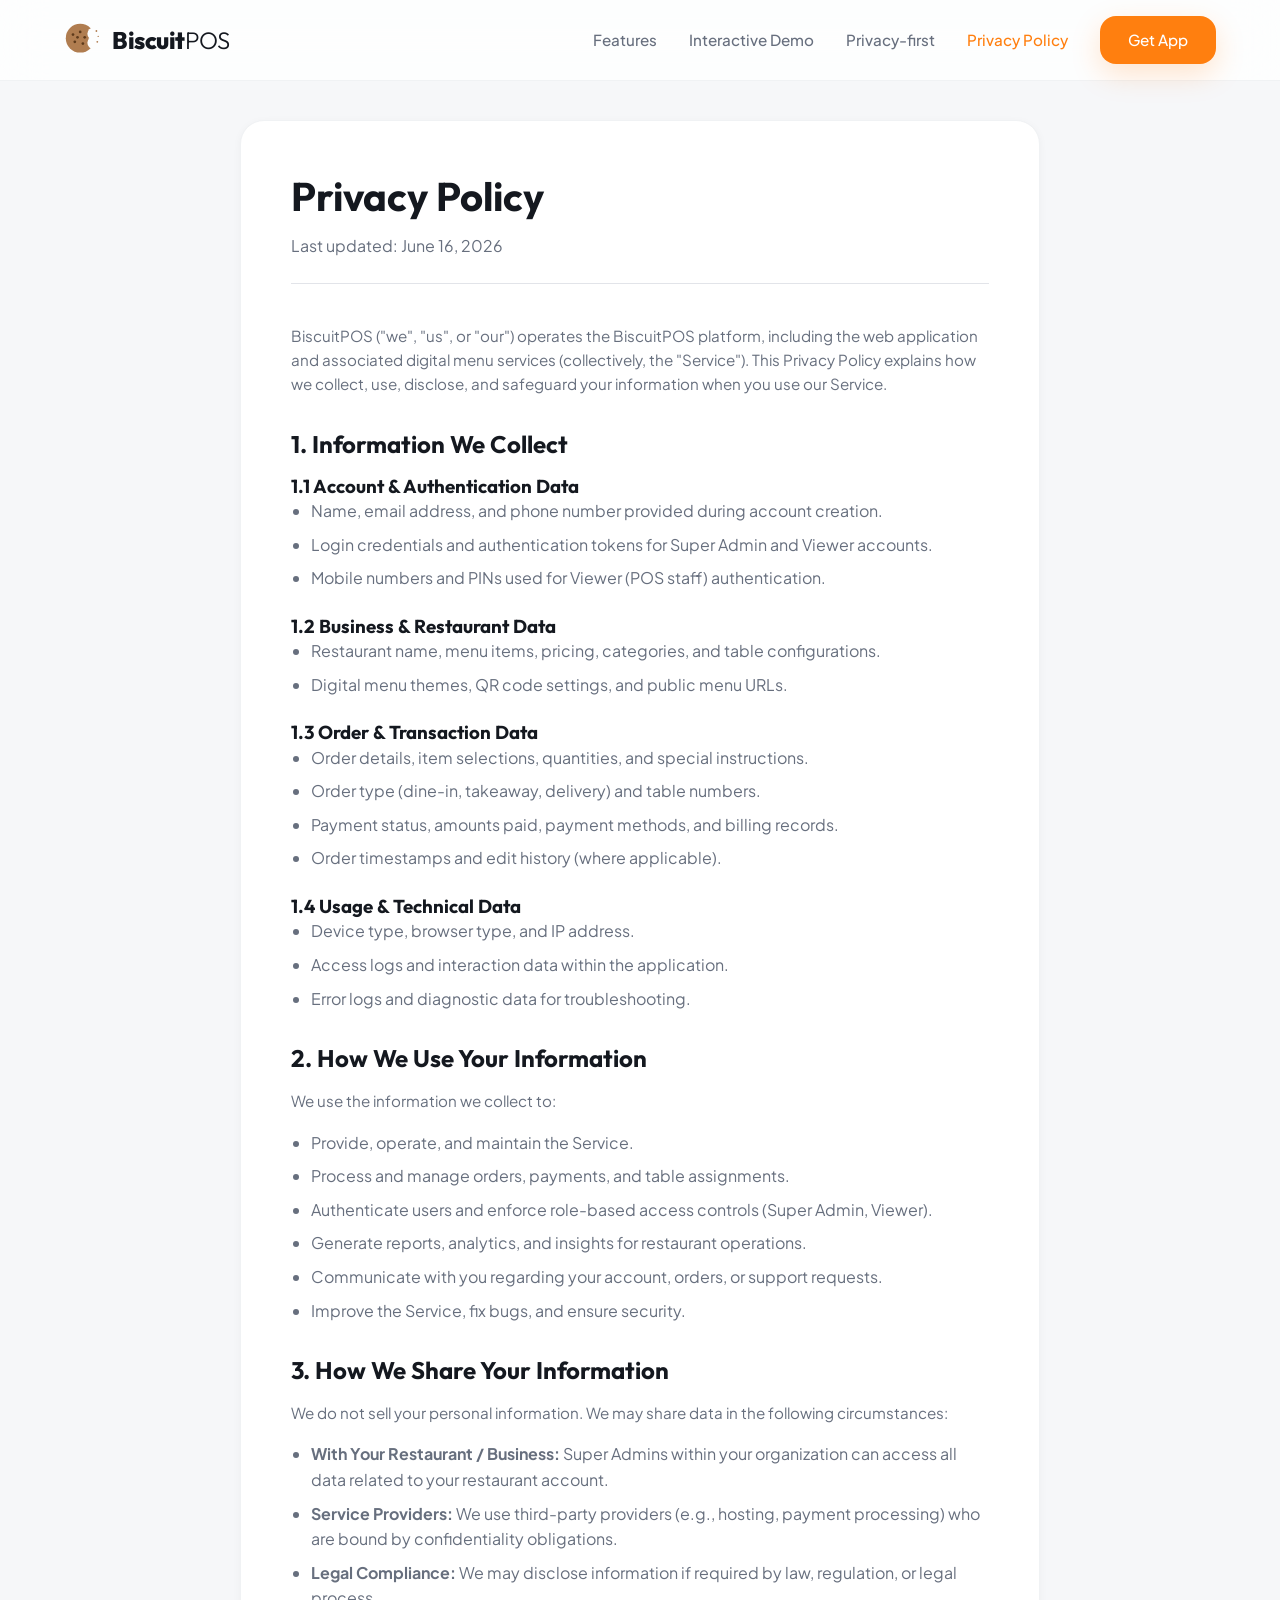
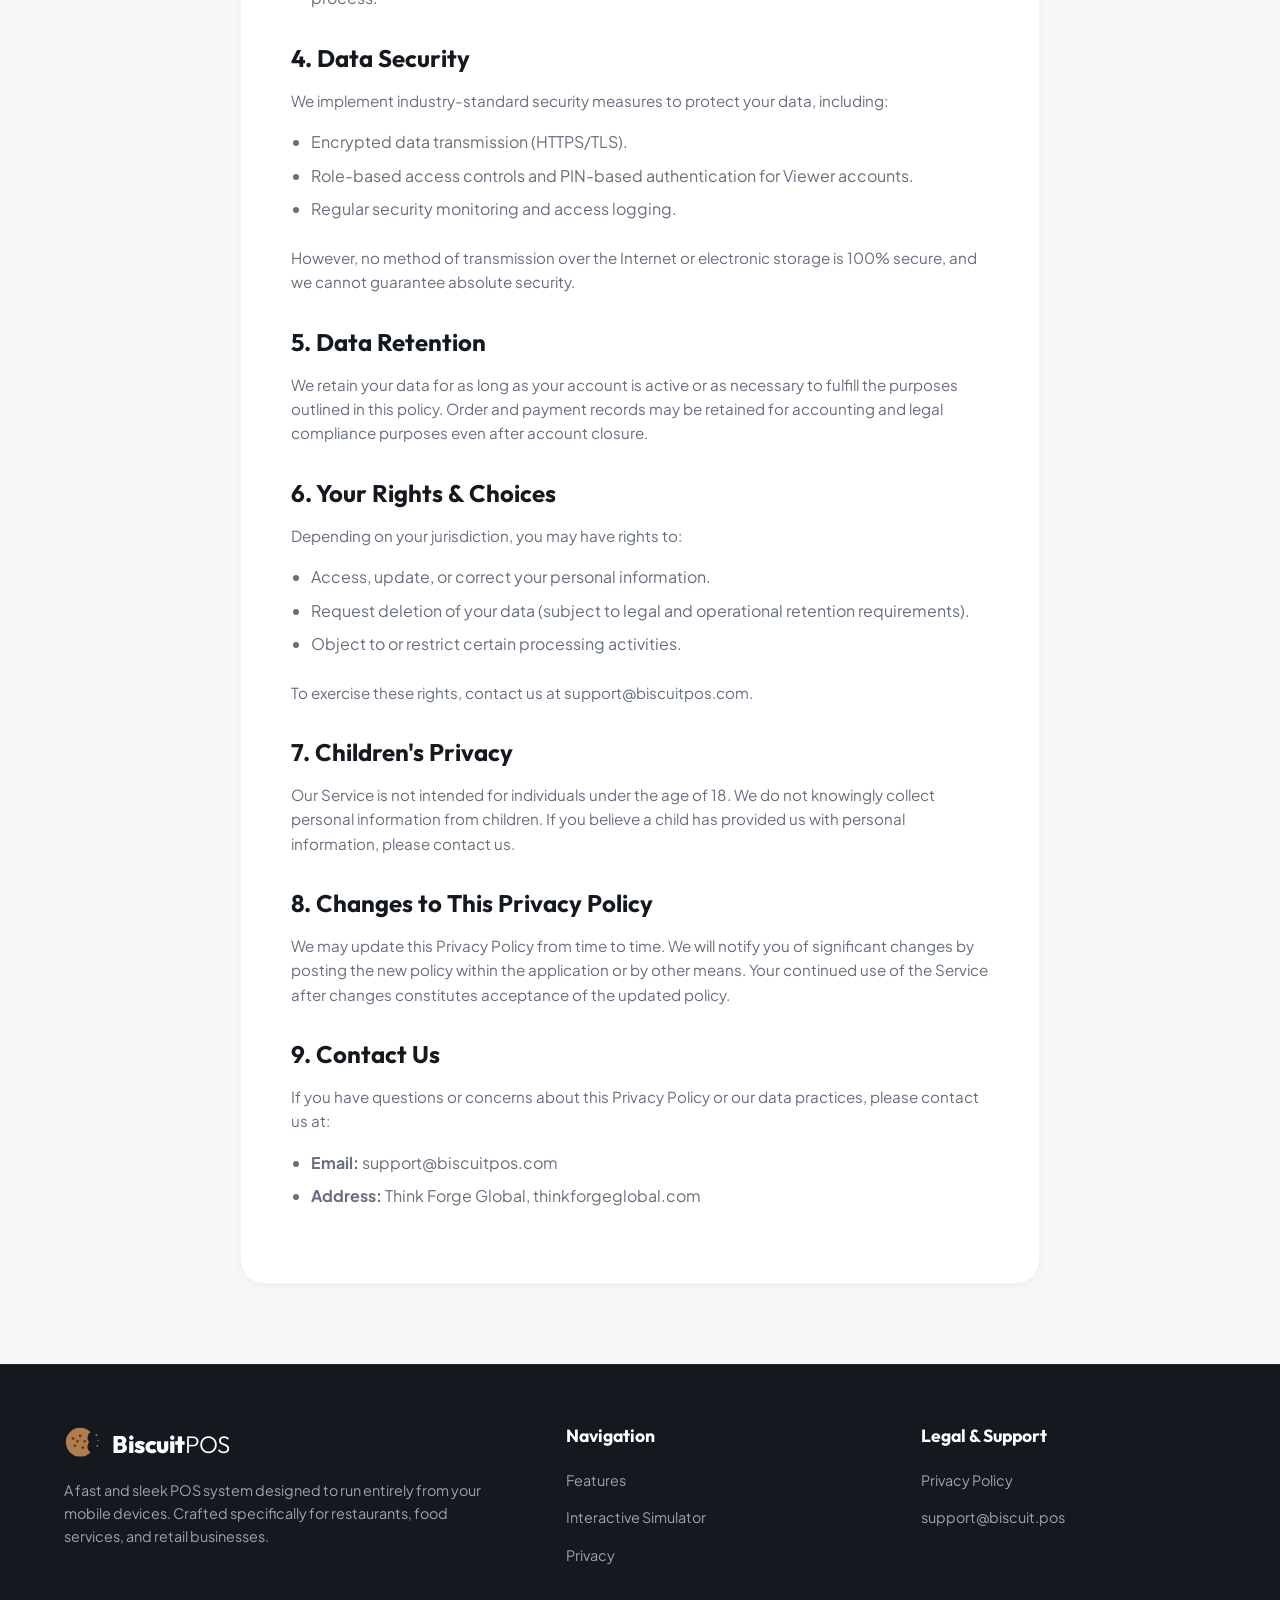
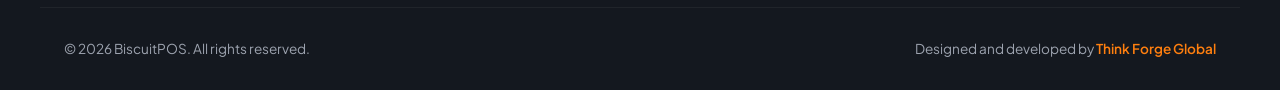
<file: privacy.html>
<!DOCTYPE html>
<html lang="en">
<head>
  <meta charset="UTF-8">
  <meta name="viewport" content="width=device-width, initial-scale=1.0">
  <title>Privacy Policy - BiscuitPOS</title>
  <meta name="description" content="Privacy Policy for BiscuitPOS mobile app. Read how we protect your business billing, table orders, and menu data by keeping everything local.">
  <link rel="icon" type="image/svg+xml" href="data:image/svg+xml,%3Csvg xmlns='http://www.w3.org/2000/svg' viewBox='0 0 40 40'%3E%3Cmask id='m'%3E%3Crect width='40' height='40' fill='white'/%3E%3Ccircle cx='33' cy='13' r='7' fill='black'/%3E%3Ccircle cx='33' cy='23' r='7' fill='black'/%3E%3Ccircle cx='35' cy='18' r='6' fill='black'/%3E%3C/mask%3E%3Ccircle cx='18' cy='18' r='16' fill='%23B07D50' mask='url(%23m)'/%3E%3Ccircle cx='10' cy='14' r='1.5' fill='%235D3A1B'/%3E%3Ccircle cx='12' cy='22' r='1.5' fill='%235D3A1B'/%3E%3Ccircle cx='18' cy='11' r='1.5' fill='%235D3A1B'/%3E%3Ccircle cx='21' cy='24' r='1.5' fill='%235D3A1B'/%3E%3Ccircle cx='23' cy='17' r='1.5' fill='%235D3A1B'/%3E%3Ccircle cx='15' cy='17' r='1.5' fill='%235D3A1B'/%3E%3Ccircle cx='36' cy='10' r='1' fill='%23B07D50'/%3E%3Ccircle cx='37' cy='22' r='1' fill='%23B07D50'/%3E%3Ccircle cx='38' cy='16' r='0.75' fill='%23B07D50'/%3E%3C/svg%3E">
  <link rel="stylesheet" href="styles.css?v=2.2">
</head>
<body class="privacy-body">

  <!-- Navigation -->
  <header>
    <div class="container nav-container">
      <a href="index.html" class="logo">
        <svg class="logo-svg" width="36" height="36" viewBox="0 0 40 40" fill="none" xmlns="http://www.w3.org/2000/svg">
          <mask id="bite-mask-privacy">
            <rect width="40" height="40" fill="white"/>
            <circle cx="33" cy="13" r="7" fill="black"/>
            <circle cx="33" cy="23" r="7" fill="black"/>
            <circle cx="35" cy="18" r="6" fill="black"/>
          </mask>
          <circle cx="18" cy="18" r="16" fill="#B07D50" mask="url(#bite-mask-privacy)"/>
          <circle cx="10" cy="14" r="1.5" fill="#5D3A1B"/>
          <circle cx="12" cy="22" r="1.5" fill="#5D3A1B"/>
          <circle cx="18" cy="11" r="1.5" fill="#5D3A1B"/>
          <circle cx="21" cy="24" r="1.5" fill="#5D3A1B"/>
          <circle cx="23" cy="17" r="1.5" fill="#5D3A1B"/>
          <circle cx="15" cy="17" r="1.5" fill="#5D3A1B"/>
          <circle cx="36" cy="10" r="1" fill="#B07D50"/>
          <circle cx="37" cy="22" r="1" fill="#B07D50"/>
          <circle cx="38" cy="16" r="0.75" fill="#B07D50"/>
        </svg>
        <span class="logo-text">Biscuit<span class="logo-pos">POS</span></span>
      </a>
      <ul class="nav-links">
        <li><a href="index.html#features">Features</a></li>
        <li><a href="index.html#simulator">Interactive Demo</a></li>
        <li><a href="index.html#security">Privacy-first</a></li>
        <li><a href="#" class="active">Privacy Policy</a></li>
        <li><a href="index.html#download" class="btn btn-primary btn-sm">Get App</a></li>
      </ul>
    </div>
  </header>

  <!-- Content -->
  <main class="container privacy-container">
    <div class="privacy-header">
      <h1>Privacy Policy</h1>
      <p>Last updated: June 16, 2026</p>
    </div>

    <div class="privacy-content">
      <p>BiscuitPOS ("we", "us", or "our") operates the BiscuitPOS platform, including the web application and associated digital menu services (collectively, the "Service"). This Privacy Policy explains how we collect, use, disclose, and safeguard your information when you use our Service.</p>

      <h2>1. Information We Collect</h2>
      
      <h3>1.1 Account & Authentication Data</h3>
      <ul>
        <li>Name, email address, and phone number provided during account creation.</li>
        <li>Login credentials and authentication tokens for Super Admin and Viewer accounts.</li>
        <li>Mobile numbers and PINs used for Viewer (POS staff) authentication.</li>
      </ul>

      <h3>1.2 Business & Restaurant Data</h3>
      <ul>
        <li>Restaurant name, menu items, pricing, categories, and table configurations.</li>
        <li>Digital menu themes, QR code settings, and public menu URLs.</li>
      </ul>

      <h3>1.3 Order & Transaction Data</h3>
      <ul>
        <li>Order details, item selections, quantities, and special instructions.</li>
        <li>Order type (dine-in, takeaway, delivery) and table numbers.</li>
        <li>Payment status, amounts paid, payment methods, and billing records.</li>
        <li>Order timestamps and edit history (where applicable).</li>
      </ul>

      <h3>1.4 Usage & Technical Data</h3>
      <ul>
        <li>Device type, browser type, and IP address.</li>
        <li>Access logs and interaction data within the application.</li>
        <li>Error logs and diagnostic data for troubleshooting.</li>
      </ul>

      <h2>2. How We Use Your Information</h2>
      <p>We use the information we collect to:</p>
      <ul>
        <li>Provide, operate, and maintain the Service.</li>
        <li>Process and manage orders, payments, and table assignments.</li>
        <li>Authenticate users and enforce role-based access controls (Super Admin, Viewer).</li>
        <li>Generate reports, analytics, and insights for restaurant operations.</li>
        <li>Communicate with you regarding your account, orders, or support requests.</li>
        <li>Improve the Service, fix bugs, and ensure security.</li>
      </ul>

      <h2>3. How We Share Your Information</h2>
      <p>We do not sell your personal information. We may share data in the following circumstances:</p>
      <ul>
        <li><strong>With Your Restaurant / Business:</strong> Super Admins within your organization can access all data related to your restaurant account.</li>
        <li><strong>Service Providers:</strong> We use third-party providers (e.g., hosting, payment processing) who are bound by confidentiality obligations.</li>
        <li><strong>Legal Compliance:</strong> We may disclose information if required by law, regulation, or legal process.</li>
      </ul>

      <h2>4. Data Security</h2>
      <p>We implement industry-standard security measures to protect your data, including:</p>
      <ul>
        <li>Encrypted data transmission (HTTPS/TLS).</li>
        <li>Role-based access controls and PIN-based authentication for Viewer accounts.</li>
        <li>Regular security monitoring and access logging.</li>
      </ul>
      <p>However, no method of transmission over the Internet or electronic storage is 100% secure, and we cannot guarantee absolute security.</p>

      <h2>5. Data Retention</h2>
      <p>We retain your data for as long as your account is active or as necessary to fulfill the purposes outlined in this policy. Order and payment records may be retained for accounting and legal compliance purposes even after account closure.</p>

      <h2>6. Your Rights & Choices</h2>
      <p>Depending on your jurisdiction, you may have rights to:</p>
      <ul>
        <li>Access, update, or correct your personal information.</li>
        <li>Request deletion of your data (subject to legal and operational retention requirements).</li>
        <li>Object to or restrict certain processing activities.</li>
      </ul>
      <p>To exercise these rights, contact us at <a href="mailto:support@biscuitpos.com">support@biscuitpos.com</a>.</p>

      <h2>7. Children's Privacy</h2>
      <p>Our Service is not intended for individuals under the age of 18. We do not knowingly collect personal information from children. If you believe a child has provided us with personal information, please contact us.</p>

      <h2>8. Changes to This Privacy Policy</h2>
      <p>We may update this Privacy Policy from time to time. We will notify you of significant changes by posting the new policy within the application or by other means. Your continued use of the Service after changes constitutes acceptance of the updated policy.</p>

      <h2>9. Contact Us</h2>
      <p>If you have questions or concerns about this Privacy Policy or our data practices, please contact us at:</p>
      <ul>
        <li><strong>Email:</strong> <a href="mailto:support@biscuitpos.com">support@biscuitpos.com</a></li>
        <li><strong>Address:</strong> Think Forge Global, thinkforgeglobal.com</li>
      </ul>
    </div>
  </main>

  <!-- Footer -->
  <footer>
    <div class="container footer-grid">
      <div class="footer-brand">
        <a href="index.html" class="logo">
          <svg class="logo-svg" width="36" height="36" viewBox="0 0 40 40" fill="none" xmlns="http://www.w3.org/2000/svg">
            <mask id="bite-mask-privacy-footer">
              <rect width="40" height="40" fill="white"/>
              <circle cx="33" cy="13" r="7" fill="black"/>
              <circle cx="33" cy="23" r="7" fill="black"/>
              <circle cx="35" cy="18" r="6" fill="black"/>
            </mask>
            <circle cx="18" cy="18" r="16" fill="#B07D50" mask="url(#bite-mask-privacy-footer)"/>
            <circle cx="10" cy="14" r="1.5" fill="#5D3A1B"/>
            <circle cx="12" cy="22" r="1.5" fill="#5D3A1B"/>
            <circle cx="18" cy="11" r="1.5" fill="#5D3A1B"/>
            <circle cx="21" cy="24" r="1.5" fill="#5D3A1B"/>
            <circle cx="23" cy="17" r="1.5" fill="#5D3A1B"/>
            <circle cx="15" cy="17" r="1.5" fill="#5D3A1B"/>
            <circle cx="36" cy="10" r="1" fill="#B07D50"/>
            <circle cx="37" cy="22" r="1" fill="#B07D50"/>
            <circle cx="38" cy="16" r="0.75" fill="#B07D50"/>
          </svg>
          <span class="logo-text">Biscuit<span class="logo-pos">POS</span></span>
        </a>
        <p>A fast and sleek POS system designed to run entirely from your mobile devices. Crafted specifically for restaurants, food services, and retail businesses.</p>
      </div>
      <div class="footer-links-col">
        <h4>Navigation</h4>
        <ul>
          <li><a href="index.html#features">Features</a></li>
          <li><a href="index.html#simulator">Interactive Simulator</a></li>
          <li><a href="index.html#security">Privacy</a></li>
        </ul>
      </div>
      <div class="footer-links-col">
        <h4>Legal & Support</h4>
        <ul>
          <li><a href="#">Privacy Policy</a></li>
          <li><a href="mailto:support@biscuit.pos">support@biscuit.pos</a></li>
        </ul>
      </div>
    </div>
    <div class="container footer-bottom">
      <p>&copy; 2026 BiscuitPOS. All rights reserved.</p>
      <p>Designed and developed by <a href="https://thinkforgeglobal.com" target="_blank" rel="noopener noreferrer" style="color: var(--primary); font-weight: 600;">Think Forge Global</a></p>
    </div>
  </footer>

</body>
</html>
</file>
<file: styles.css>
@import url('https://fonts.googleapis.com/css2?family=Outfit:wght@300;400;500;600;700;800&family=Plus+Jakarta+Sans:wght@300;400;500;600;700;800&display=swap');

:root {
  --font-primary: 'Plus Jakarta Sans', sans-serif;
  --font-secondary: 'Outfit', sans-serif;

  /* Color Palette */
  --primary: hsl(28, 100%, 53%);
  --primary-rgb: 255, 122, 0;
  --primary-hover: hsl(28, 100%, 47%);
  --primary-light: hsl(28, 100%, 96%);
  
  --success: hsl(150, 84%, 37%);
  --success-light: hsl(150, 84%, 96%);
  
  --info: hsl(210, 100%, 50%);
  --info-light: hsl(210, 100%, 96%);
  
  --danger: hsl(354, 84%, 57%);
  --danger-light: hsl(354, 84%, 96%);
  
  --dark: hsl(220, 20%, 10%);
  --dark-soft: hsl(220, 15%, 16%);
  --light: hsl(220, 20%, 97%);
  --white: #ffffff;
  
  --text-main: hsl(220, 20%, 15%);
  --text-muted: hsl(220, 10%, 45%);
  --text-light: hsl(220, 10%, 65%);
  
  --border: hsl(220, 15%, 90%);
  --border-light: hsl(220, 15%, 95%);
  
  --shadow-sm: 0 2px 8px rgba(0, 0, 0, 0.04);
  --shadow-md: 0 8px 24px rgba(0, 0, 0, 0.08);
  --shadow-lg: 0 16px 48px rgba(0, 0, 0, 0.12);
  --shadow-orange: 0 10px 30px rgba(255, 122, 0, 0.2);

  --radius-sm: 8px;
  --radius-md: 16px;
  --radius-lg: 24px;
  --radius-full: 9999px;

  --transition: all 0.3s cubic-bezier(0.4, 0, 0.2, 1);
  --container-width: 1200px;
  --phone-scale: 1.0;
}

/* Reset */
*, *::before, *::after {
  box-sizing: border-box;
  margin: 0;
  padding: 0;
}

html {
  scroll-behavior: smooth;
  font-size: 16px;
}

body {
  font-family: var(--font-primary);
  color: var(--text-main);
  background-color: var(--white);
  line-height: 1.6;
  overflow-x: hidden;
  -webkit-font-smoothing: antialiased;
  -moz-osx-font-smoothing: grayscale;
  text-rendering: optimizeLegibility;
}

/* Scrollbar */
::-webkit-scrollbar {
  width: 8px;
}
::-webkit-scrollbar-track {
  background: var(--light);
}
::-webkit-scrollbar-thumb {
  background: hsl(220, 10%, 80%);
  border-radius: var(--radius-full);
}
::-webkit-scrollbar-thumb:hover {
  background: var(--text-muted);
}

/* Typography */
h1, h2, h3, h4, h5, h6 {
  font-family: var(--font-secondary);
  font-weight: 700;
  line-height: 1.25;
  color: var(--dark);
}

a {
  color: inherit;
  text-decoration: none;
  transition: var(--transition);
}

/* Layout Utilities */
.container {
  width: 100%;
  max-width: var(--container-width);
  margin: 0 auto;
  padding: 0 24px;
}

.section {
  padding: 100px 0;
}

@media (max-width: 768px) {
  .section {
    padding: 60px 0;
  }
}

.text-center { text-align: center; }

/* Buttons */
.btn {
  display: inline-flex;
  align-items: center;
  justify-content: center;
  padding: 12px 28px;
  font-family: var(--font-primary);
  font-weight: 600;
  font-size: 0.95rem;
  border-radius: var(--radius-md);
  border: none;
  cursor: pointer;
  transition: var(--transition);
  gap: 8px;
}

.btn-primary {
  background-color: var(--primary);
  color: var(--white);
  box-shadow: var(--shadow-orange);
}

.btn-primary:hover {
  background-color: var(--primary-hover);
  transform: translateY(-2px);
  box-shadow: 0 12px 35px rgba(255, 122, 0, 0.3);
}

.btn-secondary {
  background-color: var(--light);
  color: var(--dark);
  border: 1px solid var(--border);
}

.btn-secondary:hover {
  background-color: var(--border-light);
  transform: translateY(-2px);
}

/* Badges */
.badge-row {
  display: flex;
  gap: 16px;
  flex-wrap: wrap;
}

.download-badge {
  display: inline-flex;
  align-items: center;
  background-color: var(--dark);
  color: var(--white);
  padding: 10px 20px;
  border-radius: var(--radius-md);
  gap: 12px;
  font-family: var(--font-primary);
  border: 1px solid rgba(255, 255, 255, 0.1);
  transition: var(--transition);
}

.download-badge:hover {
  background-color: var(--dark-soft);
  transform: translateY(-2px);
  box-shadow: var(--shadow-md);
}

.download-badge svg,
.download-badge img {
  width: 24px;
  height: 24px;
  object-fit: contain;
}

.download-badge svg {
  fill: currentColor;
}

.download-badge .badge-text {
  display: flex;
  flex-direction: column;
  align-items: flex-start;
  line-height: 1.2;
}

.download-badge .badge-text span:first-child {
  font-size: 0.7rem;
  text-transform: uppercase;
  color: var(--text-light);
  letter-spacing: 0.5px;
}

.download-badge .badge-text span:last-child {
  font-size: 0.95rem;
  font-weight: 700;
  font-family: var(--font-secondary);
}

/* Navigation */
header {
  position: fixed;
  top: 0;
  left: 0;
  width: 100%;
  z-index: 1000;
  background-color: rgba(255, 255, 255, 0.8);
  backdrop-filter: blur(20px);
  -webkit-backdrop-filter: blur(20px);
  border-bottom: 1px solid var(--border-light);
  transition: var(--transition);
}

header.scrolled {
  padding: 12px 0;
  box-shadow: var(--shadow-sm);
}

.nav-container {
  display: flex;
  align-items: center;
  justify-content: space-between;
  height: 80px;
  transition: var(--transition);
}

header.scrolled .nav-container {
  height: 60px;
}

.logo {
  display: flex;
  align-items: center;
  gap: 12px;
  font-family: var(--font-secondary);
  font-weight: 700;
  font-size: 1.5rem;
  color: var(--dark);
}

.logo-text {
  font-weight: 800;
  color: var(--dark);
  letter-spacing: -0.5px;
}

.logo-pos {
  font-weight: 300;
  color: var(--dark);
}

/* Adjust colors for dark footers */
footer .logo {
  color: var(--white);
}

footer .logo-text,
footer .logo-pos {
  color: var(--white);
}

.nav-links {
  display: flex;
  align-items: center;
  gap: 32px;
  list-style: none;
}

.nav-links a {
  font-weight: 500;
  color: var(--text-muted);
  font-size: 0.95rem;
  position: relative;
}

.nav-links a.btn {
  color: var(--white);
}

.nav-links a.btn-primary {
  color: var(--white);
}

.nav-links a:hover,
.nav-links a.active {
  color: var(--primary);
}

.nav-links a::after {
  content: '';
  position: absolute;
  bottom: -6px;
  left: 0;
  width: 0;
  height: 2px;
  background-color: var(--primary);
  transition: var(--transition);
}

.nav-links a.btn::after {
  display: none;
}

.nav-links a:hover::after {
  width: 100%;
}

.mobile-menu-btn {
  display: none;
  background: none;
  border: none;
  cursor: pointer;
  padding: 8px;
}

.mobile-menu-btn span {
  display: block;
  width: 24px;
  height: 2px;
  background-color: var(--dark);
  margin: 5px 0;
  transition: var(--transition);
}

/* Sticky Scroll Showcase Section */
.scroll-story-container {
  height: 480vh; /* Expanded height to handle 5 screens smoothly */
  position: relative;
  background: radial-gradient(circle at 80% 20%, rgba(255, 122, 0, 0.05) 0%, transparent 50%),
              radial-gradient(circle at 10% 80%, rgba(15, 23, 42, 0.02) 0%, transparent 50%);
}

.sticky-viewport {
  position: sticky;
  top: 80px;
  height: calc(100vh - 80px);
  display: flex;
  align-items: center;
  justify-content: center;
  overflow: hidden;
}

.hero-sticky-grid {
  width: 100%;
  max-width: var(--container-width);
  margin: 0 auto;
  padding: 0 24px;
  display: grid;
  grid-template-columns: 1.1fr 0.9fr;
  gap: 60px;
  align-items: center;
  position: relative;
  height: 100%;
}

.hero-text-content {
  display: flex;
  flex-direction: column;
  align-items: flex-start;
  transition: opacity 0.3s ease-out, transform 0.3s ease-out;
  transform-origin: left center;
}

.hero-badge {
  display: inline-flex;
  align-items: center;
  gap: 6px;
  background-color: var(--primary-light);
  color: var(--primary);
  padding: 6px 14px;
  border-radius: var(--radius-full);
  font-size: 0.85rem;
  font-weight: 700;
  margin-bottom: 24px;
}

.hero-title {
  font-size: 3.5rem;
  font-weight: 800;
  line-height: 1.15;
  margin-bottom: 20px;
  letter-spacing: -1px;
}

.hero-title span {
  color: var(--primary);
  background: linear-gradient(135deg, var(--primary), hsl(15, 100%, 55%));
  -webkit-background-clip: text;
  -webkit-text-fill-color: transparent;
}

.hero-desc {
  font-size: 1.15rem;
  color: var(--text-muted);
  margin-bottom: 36px;
  max-width: 540px;
}

/* Mouse Scroll indicator hint */
.scroll-indicator-hint {
  display: flex;
  align-items: center;
  gap: 12px;
  margin-top: 40px;
  color: var(--text-muted);
  font-size: 0.85rem;
  font-weight: 600;
}

.mouse-icon {
  width: 20px;
  height: 32px;
  border: 2px solid var(--text-muted);
  border-radius: 10px;
  position: relative;
}

.mouse-icon .wheel {
  width: 4px;
  height: 8px;
  background-color: var(--primary);
  border-radius: 2px;
  position: absolute;
  top: 6px;
  left: 50%;
  transform: translateX(-50%);
  animation: scrollWheel 1.5s infinite;
}

@keyframes scrollWheel {
  0% { opacity: 1; top: 6px; }
  100% { opacity: 0; top: 18px; }
}

/* Centering Phone Wrapper */
.simulator-wrapper {
  position: relative;
  display: flex;
  justify-content: center;
  align-items: center;
  z-index: 10;
  will-change: transform;
  backface-visibility: hidden;
  -webkit-backface-visibility: hidden;
  transform-style: preserve-3d;
  -webkit-transform-style: preserve-3d;
}

.device-frame {
  width: 330px;
  height: 670px;
  background-color: #0b0b0f;
  border-radius: 40px;
  border: 10px solid #1a1a24;
  box-shadow: var(--shadow-lg), 0 30px 70px rgba(0,0,0,0.25);
  position: relative;
  overflow: hidden;
  display: flex;
  flex-direction: column;
  backface-visibility: hidden;
  -webkit-backface-visibility: hidden;
  transform: scale(var(--phone-scale)) translateZ(0);
  transform-origin: center center;
}

.device-notch {
  position: absolute;
  top: 10px;
  left: 50%;
  transform: translateX(-50%);
  width: 100px;
  height: 24px;
  background-color: #000;
  border-radius: 12px;
  z-index: 99;
}

/* Mobile App Layout inside simulator */
.app-screen {
  flex: 1;
  background-color: #f8f9fa;
  display: flex;
  flex-direction: column;
  overflow: hidden;
  position: relative;
  image-rendering: -webkit-optimize-contrast;
}

.app-screen * {
  -webkit-font-smoothing: antialiased;
  -moz-osx-font-smoothing: grayscale;
}

.app-header {
  padding: 40px 16px 12px;
  background-color: #ffffff;
  border-bottom: 1px solid #e9ecef;
  display: flex;
  flex-direction: column;
  gap: 4px;
}

.app-title-row {
  display: flex;
  justify-content: space-between;
  align-items: center;
}

.app-header h3 {
  font-size: 1.2rem;
  font-weight: 700;
  color: #1a1d20;
}

.app-header p {
  font-size: 0.75rem;
  color: #6c757d;
}

.app-header .privacy-toggle {
  display: flex;
  align-items: center;
  gap: 4px;
  font-size: 0.65rem;
  color: #6c757d;
  flex-direction: column;
}

.app-switch {
  width: 34px;
  height: 18px;
  background-color: #e9ecef;
  border-radius: 9px;
  position: relative;
  cursor: pointer;
  transition: var(--transition);
}

.app-switch::after {
  content: '';
  position: absolute;
  top: 2px;
  left: 2px;
  width: 14px;
  height: 14px;
  background-color: #fff;
  border-radius: 50%;
  box-shadow: 0 1px 3px rgba(0,0,0,0.2);
  transition: var(--transition);
}

.app-switch.active {
  background-color: #4cd964;
}

.app-switch.active::after {
  left: 18px;
}

.app-content {
  flex: 1;
  overflow-y: auto;
  padding: 14px;
  display: flex;
  flex-direction: column;
  gap: 12px;
}

/* Screen Home Specifics */
.app-banner {
  background: linear-gradient(135deg, #ff7a00, #ff5500);
  border-radius: 14px;
  padding: 20px;
  color: #fff;
  text-align: center;
  cursor: pointer;
  box-shadow: 0 6px 16px rgba(255, 122, 0, 0.15);
  display: flex;
  flex-direction: column;
  align-items: center;
  gap: 8px;
}

.app-banner.green {
  background: linear-gradient(135deg, #42b883, #34a853);
  box-shadow: 0 6px 16px rgba(52, 168, 83, 0.15);
}

.app-banner svg {
  width: 24px;
  height: 24px;
  stroke: currentColor;
  fill: none;
}

.app-banner span {
  font-weight: 600;
  font-size: 0.95rem;
}

.app-stats-grid {
  display: grid;
  grid-template-columns: 1fr 1fr;
  gap: 10px;
}

.app-stat-card {
  background-color: #fff;
  border-radius: 12px;
  padding: 12px;
  border: 1px solid #f1f3f5;
  box-shadow: 0 2px 4px rgba(0,0,0,0.02);
}

.app-stat-label {
  font-size: 0.65rem;
  color: #868e96;
  margin-bottom: 4px;
}

.app-stat-value {
  font-size: 0.9rem;
  font-weight: 700;
  color: #212529;
}

/* Screen Bills Specifics */
.app-tab-bar {
  display: flex;
  background-color: #f1f3f5;
  padding: 4px;
  border-radius: 10px;
  margin-bottom: 8px;
}

.app-tab {
  flex: 1;
  padding: 6px 12px;
  font-size: 0.75rem;
  text-align: center;
  font-weight: 600;
  border-radius: 8px;
  cursor: pointer;
  transition: var(--transition);
}

.app-tab.active {
  background-color: #ff7a00;
  color: #fff;
}

.table-grid {
  display: grid;
  grid-template-columns: 1fr 1fr;
  gap: 10px;
}

.table-card {
  background-color: #fff;
  border-radius: 12px;
  border-left: 4px solid #34a853;
  padding: 12px;
  display: flex;
  flex-direction: column;
  gap: 6px;
  box-shadow: 0 2px 4px rgba(0,0,0,0.02);
}

.table-card.billed {
  border-left-color: #007bff;
}

.table-name {
  font-weight: 700;
  font-size: 0.8rem;
  color: #212529;
}

.table-status {
  font-size: 0.65rem;
  display: inline-flex;
  align-items: center;
  gap: 4px;
}

.table-status::before {
  content: '';
  width: 6px;
  height: 6px;
  border-radius: 50%;
  background-color: #34a853;
}

.table-card.billed .table-status::before {
  background-color: #007bff;
}

.table-action {
  font-size: 0.65rem;
  color: #868e96;
  margin-top: 8px;
  display: flex;
  align-items: center;
  gap: 2px;
}

.table-bill-info {
  display: flex;
  justify-content: space-between;
  align-items: center;
  margin-top: 4px;
}

.table-amount {
  font-weight: 700;
  font-size: 0.8rem;
  color: #007bff;
}

.table-items {
  font-size: 0.6rem;
  color: #868e96;
}

.table-pay-btn {
  background-color: #007bff;
  color: #fff;
  font-size: 0.65rem;
  font-weight: 600;
  border: none;
  padding: 4px 8px;
  border-radius: 6px;
  cursor: pointer;
}

/* Screen Orders Specifics */
.order-card {
  background-color: #fff;
  border-radius: 12px;
  border: 1px solid #f1f3f5;
  box-shadow: 0 2px 4px rgba(0,0,0,0.02);
  padding: 12px;
  border-left: 4px solid #dc3545;
}

.order-header {
  display: flex;
  justify-content: space-between;
  align-items: center;
  margin-bottom: 6px;
}

.order-id {
  font-weight: 700;
  font-size: 0.75rem;
  color: #212529;
}

.order-meta {
  display: flex;
  gap: 4px;
  align-items: center;
}

.order-table-badge {
  background-color: #f1f3f5;
  color: #495057;
  font-size: 0.6rem;
  font-weight: 600;
  padding: 2px 6px;
  border-radius: 4px;
}

.order-status-badge {
  background-color: #dc3545;
  color: #fff;
  font-size: 0.6rem;
  font-weight: 600;
  padding: 2px 6px;
  border-radius: 4px;
}

.order-time {
  font-size: 0.6rem;
  color: #868e96;
  margin-bottom: 8px;
}

.order-items {
  font-size: 0.7rem;
  color: #495057;
  border-bottom: 1px dashed #e9ecef;
  padding-bottom: 8px;
  margin-bottom: 8px;
  display: flex;
  justify-content: space-between;
}

.order-footer {
  display: flex;
  justify-content: space-between;
  align-items: center;
}

.order-total {
  font-size: 0.75rem;
  font-weight: 700;
}

.order-paid-status {
  font-size: 0.65rem;
  color: #ff7a00;
  font-weight: 600;
}

.order-actions {
  display: flex;
  gap: 6px;
  margin-top: 8px;
}

.app-btn-sm {
  flex: 1;
  padding: 6px;
  font-size: 0.65rem;
  font-weight: 600;
  border-radius: 6px;
  border: none;
  cursor: pointer;
  display: flex;
  align-items: center;
  justify-content: center;
  gap: 4px;
}

.app-btn-sm.print {
  background-color: #f1f3f5;
  color: #495057;
  border: 1px solid #dee2e6;
}

.app-btn-sm.pay {
  background-color: #34a853;
  color: #fff;
}

/* Screen Menu Specifics */
.app-menu-list {
  display: flex;
  flex-direction: column;
  gap: 12px;
}

.app-menu-item {
  background-color: #fff;
  border-radius: 16px;
  padding: 12px;
  display: flex;
  align-items: center;
  gap: 12px;
  box-shadow: 0 4px 10px rgba(0,0,0,0.02);
  border: 1px solid #f1f3f5;
}

.app-menu-img {
  width: 50px;
  height: 50px;
  border-radius: 10px;
  overflow: hidden;
  background-color: #faf6f2;
}

.app-menu-img svg {
  width: 100%;
  height: 100%;
}

.app-menu-info {
  flex: 1;
}

.app-menu-name {
  font-weight: 700;
  font-size: 0.85rem;
  color: #212529;
}

.app-menu-cat {
  font-size: 0.65rem;
  color: #868e96;
}

.app-menu-price {
  font-weight: 700;
  font-size: 0.8rem;
  color: #ff7a00;
  margin-top: 2px;
}

.app-menu-actions {
  display: flex;
  gap: 6px;
}

.app-action-btn {
  width: 32px;
  height: 32px;
  border-radius: 8px;
  border: none;
  display: flex;
  align-items: center;
  justify-content: center;
  cursor: pointer;
}

.app-action-btn.edit {
  background-color: #f1f3f5;
  color: #495057;
}

.app-action-btn.delete {
  background-color: #dc3545;
  color: #fff;
}

.app-btn-large {
  background-color: #ff7a00;
  color: #fff;
  border: none;
  padding: 14px;
  border-radius: 12px;
  font-weight: 700;
  font-size: 0.85rem;
  cursor: pointer;
  display: flex;
  align-items: center;
  justify-content: center;
  gap: 6px;
  margin-top: auto;
}

/* Screen Settings/More Specifics */
.app-settings-card {
  background-color: #fff;
  border-radius: 16px;
  padding: 16px;
  box-shadow: 0 4px 10px rgba(0,0,0,0.02);
  border: 1px solid #f1f3f5;
  margin-bottom: 12px;
}

.app-settings-header {
  display: flex;
  align-items: center;
  gap: 8px;
  font-weight: 700;
  font-size: 0.85rem;
  color: #212529;
  margin-bottom: 14px;
}

.app-settings-header svg {
  width: 16px;
  height: 16px;
  stroke: #495057;
}

.app-form-group {
  margin-bottom: 12px;
}

.app-form-group label {
  display: block;
  font-size: 0.65rem;
  color: #868e96;
  margin-bottom: 4px;
  font-weight: 600;
}

.app-input {
  width: 100%;
  padding: 10px 12px;
  border: 1px solid #dee2e6;
  border-radius: 8px;
  font-size: 0.8rem;
  color: #212529;
  background-color: #fff;
  outline: none;
}

.app-input:focus {
  border-color: #ff7a00;
}

.app-btn-logout {
  background-color: #fff0f0;
  color: #dc3545;
  border: 1px solid #ffdddd;
  padding: 12px;
  border-radius: 12px;
  font-weight: 700;
  font-size: 0.85rem;
  text-align: center;
  cursor: pointer;
  margin-top: auto;
}

/* Bottom Nav bar */
.app-nav {
  height: 54px;
  background-color: #ffffff;
  border-top: 1px solid #e9ecef;
  display: flex;
  justify-content: space-around;
  align-items: center;
  padding-bottom: 4px;
}

.app-nav-item {
  display: flex;
  flex-direction: column;
  align-items: center;
  gap: 2px;
  color: #868e96;
  font-size: 0.6rem;
  cursor: pointer;
  position: relative;
}

.app-nav-item.active {
  color: #ff7a00;
}

.app-nav-item svg {
  width: 20px;
  height: 20px;
  stroke: currentColor;
  fill: none;
}

.app-nav-item .badge {
  position: absolute;
  top: -2px;
  right: 6px;
  background-color: #dc3545;
  color: #fff;
  font-size: 0.55rem;
  font-weight: 700;
  width: 12px;
  height: 12px;
  border-radius: 50%;
  display: flex;
  align-items: center;
  justify-content: center;
}

/* Dynamic Scroll Callouts */
.scroll-callouts-container {
  position: absolute;
  top: 50%;
  left: 50%;
  transform: translate(-50%, -50%);
  width: 100vw;
  max-width: var(--container-width);
  height: 100%;
  pointer-events: none;
  z-index: 5;
}

.scroll-callout {
  position: absolute;
  width: 290px;
  padding: 24px;
  background-color: rgba(255, 255, 255, 0.9);
  backdrop-filter: blur(20px);
  -webkit-backdrop-filter: blur(20px);
  border: 1px solid rgba(255, 255, 255, 0.7);
  border-radius: var(--radius-lg);
  box-shadow: 0 10px 30px rgba(0,0,0,0.06);
  opacity: 0;
  transform: translateY(30px);
  transition: opacity 0.4s ease, transform 0.4s ease;
  pointer-events: auto;
}

.scroll-callout.active {
  opacity: 1;
  transform: translateY(0);
}

.scroll-callout .callout-tag {
  display: inline-block;
  font-size: 0.75rem;
  font-weight: 800;
  color: var(--primary);
  text-transform: uppercase;
  margin-bottom: 8px;
}

.scroll-callout h3 {
  font-size: 1.25rem;
  margin-bottom: 10px;
}

.scroll-callout p {
  color: var(--text-muted);
  font-size: 0.9rem;
  line-height: 1.5;
}

/* Position Callouts Left & Right of the Simulator */
#callout-home {
  left: 10%;
  top: 35%;
}

#callout-bills {
  right: 10%;
  top: 45%;
}

#callout-orders {
  left: 10%;
  top: 55%;
}

#callout-menu {
  right: 10%;
  top: 38%;
}

#callout-settings {
  left: 10%;
  top: 48%;
}

@media (max-width: 1024px) {
  .hero-sticky-grid {
    grid-template-columns: 1fr;
    gap: 40px;
    height: 100%;
    align-content: center;
  }
  .hero-text-content {
    align-items: center;
    text-align: center;
    width: 100%;
    min-width: 0;
  }
  .hero-desc {
    margin: 0 auto 36px;
  }
  .scroll-callouts-container {
    display: none;
  }
}

/* Features Grid */
.features {
  background-color: var(--light);
}

.section-tag {
  display: inline-block;
  color: var(--primary);
  font-weight: 700;
  text-transform: uppercase;
  font-size: 0.8rem;
  letter-spacing: 1px;
  margin-bottom: 12px;
}

.section-title {
  font-size: 2.5rem;
  margin-bottom: 16px;
}

.section-desc {
  color: var(--text-muted);
  max-width: 600px;
  margin: 0 auto 60px;
}

.features-grid {
  display: grid;
  grid-template-columns: repeat(auto-fit, minmax(min(300px, 100%), 1fr));
  gap: 30px;
  justify-content: center;
}

.feature-card {
  flex: 1 1 320px;
  max-width: 370px;
  background-color: var(--white);
  border-radius: var(--radius-lg);
  padding: 40px 30px;
  border: 1px solid var(--border-light);
  box-shadow: var(--shadow-sm);
  transition: var(--transition);
  display: flex;
  flex-direction: column;
  align-items: flex-start;
}

.feature-card:hover {
  transform: translateY(-8px);
  box-shadow: var(--shadow-md);
}

.feature-icon-wrapper {
  width: 56px;
  height: 56px;
  border-radius: var(--radius-md);
  background-color: var(--primary-light);
  color: var(--primary);
  display: flex;
  align-items: center;
  justify-content: center;
  margin-bottom: 24px;
}

.feature-icon-wrapper svg {
  width: 28px;
  height: 28px;
}

.feature-card.success .feature-icon-wrapper {
  background-color: var(--success-light);
  color: var(--success);
}

.feature-card.info .feature-icon-wrapper {
  background-color: var(--info-light);
  color: var(--info);
}

.feature-card h3 {
  font-size: 1.35rem;
  margin-bottom: 14px;
}

.feature-card p {
  color: var(--text-muted);
  font-size: 0.95rem;
}

/* Info Banner Section */
.info-banner {
  background-color: var(--white);
}

.info-grid {
  display: grid;
  grid-template-columns: 1fr 1fr;
  gap: 80px;
  align-items: center;
}

.info-img {
  position: relative;
}

.info-img::before {
  content: '';
  position: absolute;
  top: 10%;
  left: 10%;
  width: 80%;
  height: 80%;
  background: radial-gradient(circle, rgba(255, 122, 0, 0.1) 0%, transparent 60%);
  z-index: -1;
}

.info-img-card {
  background-color: var(--white);
  border-radius: var(--radius-lg);
  padding: 30px;
  box-shadow: var(--shadow-lg);
  border: 1px solid var(--border-light);
}

.info-img-card svg {
  width: 100%;
  height: auto;
  max-width: 400px;
}

.info-content h2 {
  font-size: 2.25rem;
  margin-bottom: 20px;
}

.info-list {
  list-style: none;
  margin-top: 28px;
  display: flex;
  flex-direction: column;
  gap: 16px;
}

.info-list li {
  display: flex;
  align-items: flex-start;
  gap: 12px;
  color: var(--text-muted);
}

.info-list li svg {
  width: 20px;
  height: 20px;
  color: var(--success);
  margin-top: 4px;
  flex-shrink: 0;
}

@media (max-width: 768px) {
  .info-grid {
    grid-template-columns: 1fr;
    gap: 40px;
  }
  .info-img {
    order: 2;
  }
  .info-content h2 {
    font-size: 1.75rem;
  }
  .info-content p {
    font-size: 0.9rem;
  }
}

/* Download Call-to-action */
.download-cta {
  background: linear-gradient(135deg, var(--dark), var(--dark-soft));
  color: var(--white);
  border-radius: var(--radius-lg);
  padding: 80px 40px;
  text-align: center;
  position: relative;
  overflow: hidden;
}

.download-cta::before {
  content: '';
  position: absolute;
  top: -50%;
  right: -30%;
  width: 600px;
  height: 600px;
  background: radial-gradient(circle, rgba(255, 122, 0, 0.15) 0%, transparent 70%);
  pointer-events: none;
}

.download-cta h2 {
  color: var(--white);
  font-size: 2.75rem;
  margin-bottom: 20px;
}

.download-cta p {
  color: var(--text-light);
  max-width: 600px;
  margin: 0 auto 40px;
  font-size: 1.1rem;
}

.download-cta .badge-row {
  justify-content: center;
}

/* Footer styling */
footer {
  background-color: var(--dark);
  color: var(--text-light);
  padding: 60px 0 30px;
  border-top: 1px solid rgba(255,255,255,0.05);
}

.footer-grid {
  display: grid;
  grid-template-columns: 1.5fr 1fr 1fr;
  gap: 60px;
  margin-bottom: 40px;
}

.footer-brand {
  display: flex;
  flex-direction: column;
  gap: 16px;
}

.footer-brand .logo {
  color: var(--white);
}

.footer-brand p {
  font-size: 0.9rem;
  line-height: 1.6;
}

.footer-links-col h4 {
  color: var(--white);
  font-size: 1.1rem;
  margin-bottom: 20px;
}

.footer-links-col ul {
  list-style: none;
  display: flex;
  flex-direction: column;
  gap: 12px;
}

.footer-links-col a {
  font-size: 0.9rem;
  color: var(--text-light);
}

.footer-links-col a:hover {
  color: var(--primary);
}

.footer-bottom {
  border-top: 1px solid rgba(255,255,255,0.05);
  padding-top: 30px;
  display: flex;
  justify-content: space-between;
  align-items: center;
  flex-wrap: wrap;
  gap: 20px;
  font-size: 0.85rem;
}

/* Footer 768px rules consolidated into the block below */

/* Privacy Policy Layout */
.privacy-body {
  background-color: var(--light);
}

.privacy-container {
  max-width: 800px;
  margin: 120px auto 80px;
  background-color: var(--white);
  padding: 50px;
  border-radius: var(--radius-lg);
  box-shadow: var(--shadow-sm);
  border: 1px solid var(--border-light);
}

.privacy-header {
  margin-bottom: 40px;
  border-bottom: 1px solid var(--border);
  padding-bottom: 24px;
}

.privacy-header h1 {
  font-size: 2.5rem;
  margin-bottom: 12px;
}

.privacy-header p {
  color: var(--text-muted);
}

.privacy-content h2 {
  font-size: 1.5rem;
  margin: 32px 0 16px;
  color: var(--dark);
}

.privacy-content p {
  margin-bottom: 16px;
  color: var(--text-muted);
  font-size: 0.95rem;
}

.privacy-content ul {
  margin-bottom: 24px;
  padding-left: 20px;
  color: var(--text-muted);
}

.privacy-content li {
  margin-bottom: 8px;
}

@media (max-width: 768px) {
  .privacy-container {
    padding: 30px 20px;
    margin-top: 100px;
  }
}

/* Animations */
@keyframes fadeInUp {
  from {
    opacity: 0;
    transform: translateY(20px);
  }
  to {
    opacity: 1;
    transform: translateY(0);
  }
}

.animated {
  animation: fadeInUp 0.8s cubic-bezier(0.16, 1, 0.3, 1) forwards;
}
.delay-1 { animation-delay: 0.1s; }
.delay-2 { animation-delay: 0.2s; }
.delay-3 { animation-delay: 0.3s; }

/* Mobile menu and navigation responsiveness */
@media (max-width: 768px) {
  .mobile-menu-btn {
    display: block;
    z-index: 100;
  }
  .nav-links {
    position: fixed;
    top: 0;
    right: -280px;
    width: 280px;
    height: 100vh;
    background-color: var(--white);
    flex-direction: column;
    align-items: flex-start;
    justify-content: flex-start;
    padding: 100px 30px 40px;
    gap: 24px;
    box-shadow: -10px 0 30px rgba(0, 0, 0, 0.05);
    transition: right 0.4s cubic-bezier(0.16, 1, 0.3, 1);
    z-index: 90;
  }
  .nav-links.active {
    right: 0;
  }
  /* Hamburger toggle animation */
  .mobile-menu-btn.active span:nth-child(1) {
    transform: translateY(7px) rotate(45deg);
  }
  .mobile-menu-btn.active span:nth-child(2) {
    opacity: 0;
  }
  .mobile-menu-btn.active span:nth-child(3) {
    transform: translateY(-7px) rotate(-45deg);
  }
}

/* Mobile interactive simulator tab bar & desc rules */
.mobile-interactive-showcase {
  display: none;
}

@media (max-width: 1024px) {
  :root {
    --phone-scale: 1.0;
  }
  .scroll-story-container {
    height: auto !important;
    padding: 120px 0 60px; /* Increased top padding to clear header */
    overflow: hidden;
  }
  .sticky-viewport {
    position: relative;
    height: auto;
    top: auto;
    overflow: visible;
  }
  .hero-sticky-grid {
    grid-template-columns: 1fr;
    gap: 40px;
    height: auto;
    padding: 0 24px;
  }
  .badge-row {
    justify-content: center;
  }
  .simulator-wrapper {
    transform: none !important;
    opacity: 1 !important;
    margin-top: 20px;
    width: calc(330px * var(--phone-scale));
    height: calc(670px * var(--phone-scale));
    display: flex;
    justify-content: center;
    align-items: center;
    overflow: visible;
    justify-self: center;
  }
  .device-frame {
    flex-shrink: 0;
  }
  .scroll-indicator-hint {
    display: none;
  }
  .mobile-interactive-showcase {
    display: flex;
    flex-direction: column;
    align-items: center;
    width: 100%;
    min-width: 0;
    margin-top: 30px;
  }
  .mobile-simulator-tabs {
    display: flex;
    gap: 8px;
    overflow-x: auto;
    width: 100%;
    padding: 10px 4px;
    scrollbar-width: none; /* Hide scrollbars for a premium app feel */
    -ms-overflow-style: none;
    justify-content: flex-start;
    border-bottom: 1px solid var(--border-light);
    margin-bottom: 24px;
  }
  .mobile-simulator-tabs::-webkit-scrollbar {
    display: none;
  }
  .mobile-tab-btn {
    white-space: nowrap;
    background: none;
    border: none;
    padding: 8px 16px;
    font-size: 0.95rem;
    font-weight: 700;
    color: var(--text-muted);
    border-radius: var(--radius-full);
    cursor: pointer;
    transition: var(--transition);
  }
  .mobile-tab-btn.active {
    background-color: var(--primary-light);
    color: var(--primary);
  }
  .mobile-simulator-desc {
    width: 100%;
    max-width: 500px;
    margin: 0 auto;
    text-align: center;
    min-height: 140px;
  }
  .mobile-desc-card {
    display: none;
    animation: fadeInUp 0.4s ease forwards;
  }
  .mobile-desc-card.active {
    display: block;
  }
  .mobile-desc-card .callout-tag {
    display: inline-block;
    font-size: 0.75rem;
    font-weight: 800;
    color: var(--primary);
    text-transform: uppercase;
    margin-bottom: 8px;
  }
  .mobile-desc-card h3 {
    font-size: 1.35rem;
    margin-bottom: 8px;
    color: var(--dark);
  }
  .mobile-desc-card p {
    color: var(--text-muted);
    font-size: 0.95rem;
    line-height: 1.6;
  }
}

@media (max-width: 768px) {
  :root {
    --phone-scale: 0.92;
  }
  .footer-grid {
    grid-template-columns: 1fr;
    gap: 40px;
    text-align: center;
  }
  .footer-brand {
    align-items: center;
    display: flex;
    flex-direction: column;
    margin: 0 auto;
  }
  .footer-bottom {
    flex-direction: column;
    text-align: center;
    justify-content: center;
  }
  .info-img-card {
    padding: 15px;
  }
  .hero-title {
    font-size: 2.5rem;
  }
  .hero-desc {
    font-size: 1rem;
  }
  .section-title {
    font-size: 1.75rem;
  }
  .section-desc {
    font-size: 0.9rem;
    margin-bottom: 40px;
  }
  .download-cta {
    padding: 50px 20px;
  }
  .download-cta h2 {
    font-size: 2rem;
  }
  .download-cta p {
    font-size: 0.95rem;
  }
  .feature-card {
    max-width: 100%;
  }
}

@media (max-width: 480px) {
  :root {
    --phone-scale: 0.88;
  }
  .hero-title {
    font-size: 2.05rem;
  }
  .hero-desc {
    font-size: 0.9rem;
    margin-bottom: 24px;
  }
  .section-title {
    font-size: 1.5rem;
  }
  .section-desc {
    font-size: 0.85rem;
    margin-bottom: 30px;
  }
  .download-cta {
    padding: 40px 16px;
  }
  .download-cta h2 {
    font-size: 1.65rem;
  }
  .download-cta p {
    font-size: 0.85rem;
    margin-bottom: 28px;
  }
  .info-content h2 {
    font-size: 1.5rem;
  }
  .features-grid {
    grid-template-columns: 1fr;
  }
  .feature-card {
    width: 100%;
    max-width: 100%;
    padding: 30px 20px;
  }
  .badge-row {
    gap: 10px;
  }
  .download-badge {
    padding: 8px 16px;
    gap: 10px;
  }
  .download-badge .badge-text span:last-child {
    font-size: 0.85rem;
  }
}

@media (max-width: 380px) {
  :root {
    --phone-scale: 0.80;
  }
}

@media (max-width: 340px) {
  :root {
    --phone-scale: 0.72;
  }
}
</file>
